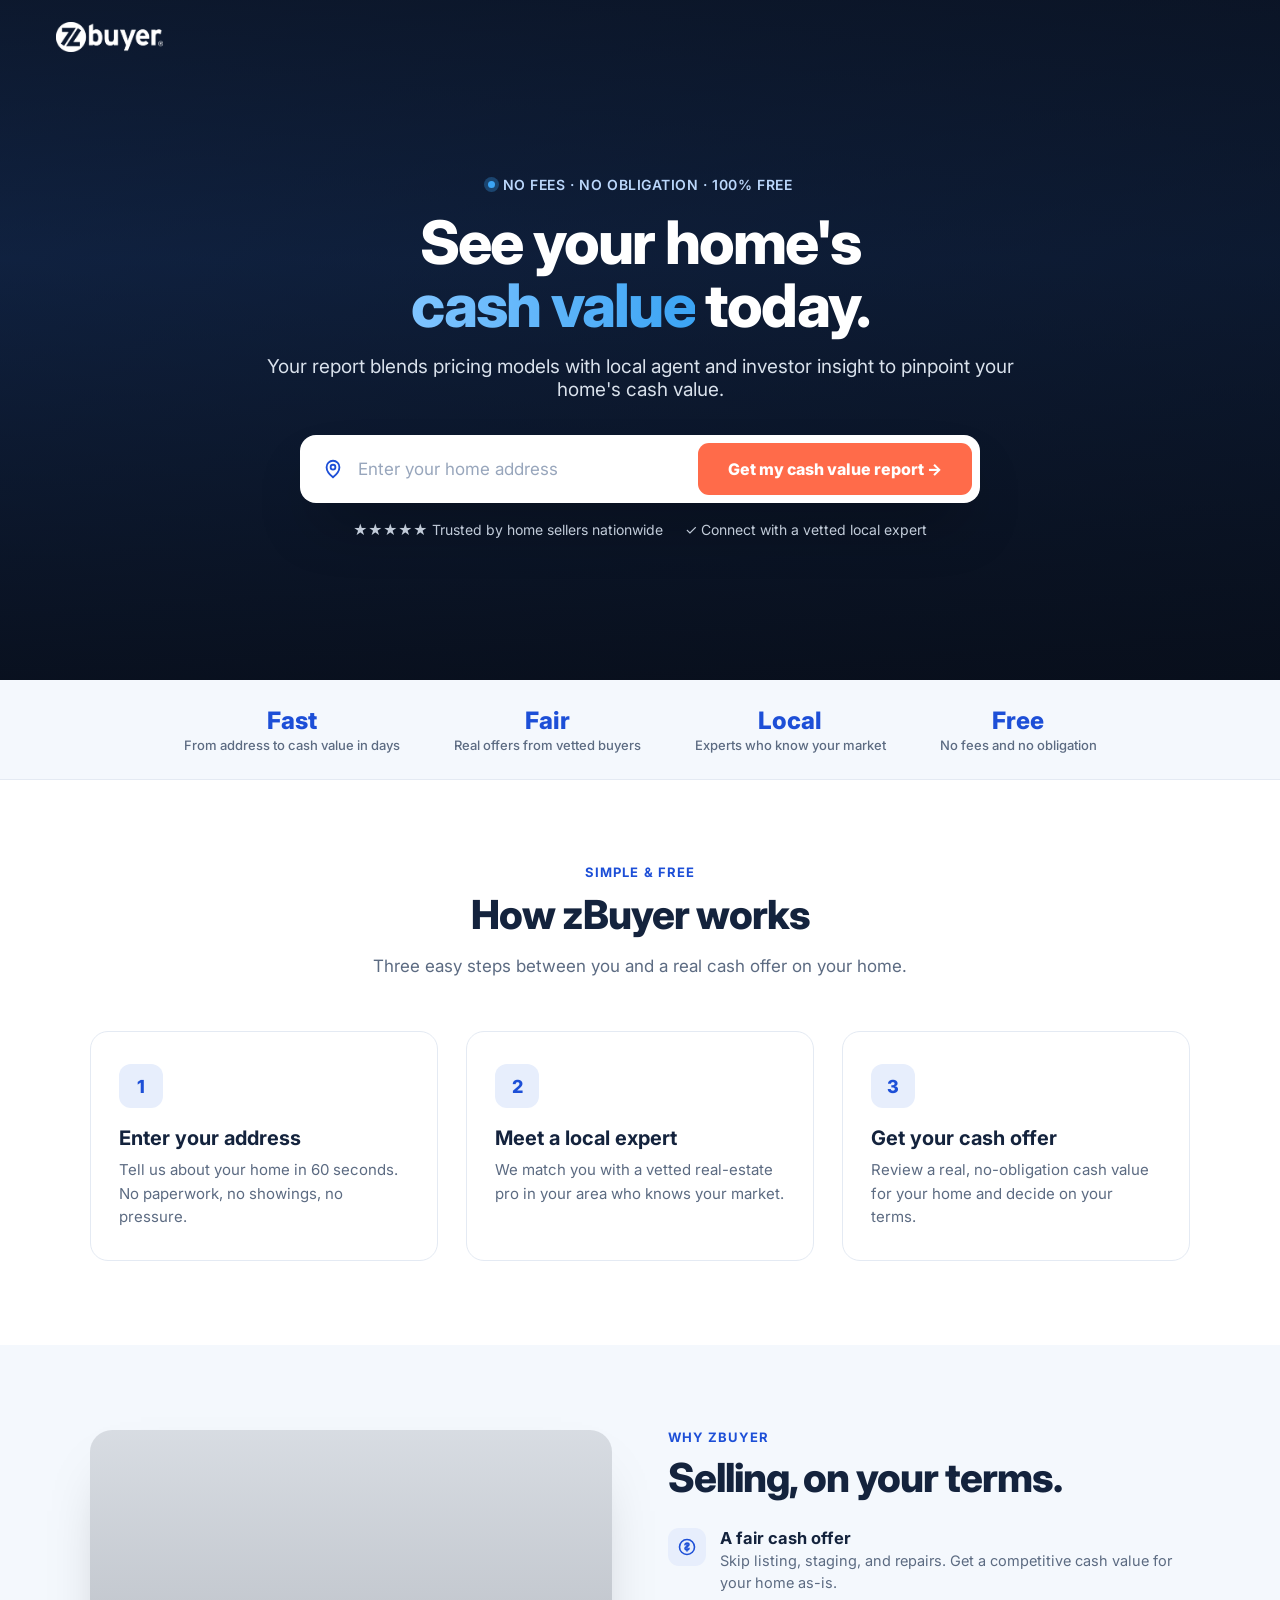
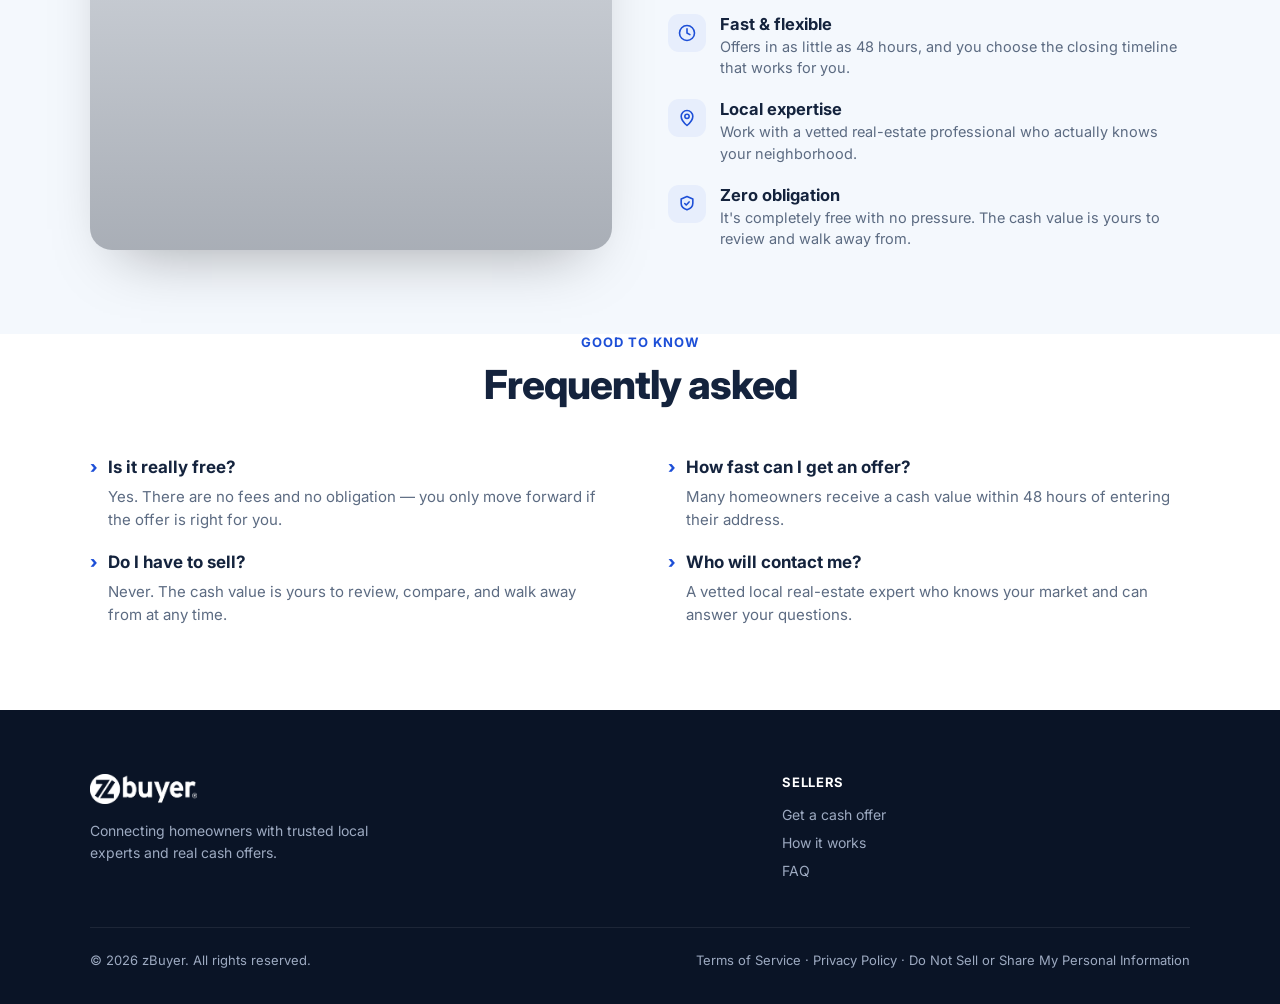
<file: index.html>
<!DOCTYPE html>
<html lang="en">
<head>
<meta charset="UTF-8">
<meta name="viewport" content="width=device-width, initial-scale=1.0">
<title>zBuyer | Get a Real Cash Offer for Your Home — Free Home Value Estimate</title>
<link rel="icon" type="image/png" href="assets/favicon-z.png">
<link rel="preconnect" href="https://fonts.googleapis.com">
<link href="https://fonts.googleapis.com/css2?family=Inter:wght@400;500;600;700;800;900&display=swap" rel="stylesheet">
<style>
  :root{
    --c1:#1D4FD7;--c1d:#1640A8;--navy:#0E1B33;--navy-dd:#0A1426;
    --acc:#3BA4F4;--cta:#FF6B4A;--cta-d:#F0572F;
    --ink:#14233D;--muted:#5C6B82;--line:#E4EAF3;--soft:#F4F8FD;--bg:#FFFFFF;
    --tint:#E7EEFC;--tintink:#1D4FD7;
  }
  *{margin:0;padding:0;box-sizing:border-box}
  html{scroll-behavior:smooth}
  body{font-family:'Inter',system-ui,-apple-system,'Segoe UI',sans-serif;color:var(--ink);background:var(--bg);-webkit-font-smoothing:antialiased}
  a{text-decoration:none;color:inherit}
  img{display:block}
  .wrap{max-width:1180px;margin:0 auto;padding:0 40px}

  nav{position:absolute;top:0;left:0;right:0;z-index:20;display:flex;align-items:center;justify-content:space-between;padding:22px 56px}
  .logo img{height:30px;width:auto;display:block}
  .navlinks{display:flex;align-items:center;gap:34px;font-weight:500;font-size:15px;color:#fff;position:absolute;left:50%;top:50%;transform:translate(-50%,-50%)}
  .navlinks a{opacity:.92}
  .nav-right{display:flex;align-items:center;gap:18px}
  .pro-link{display:flex;align-items:center;gap:8px;padding:10px 18px;border:1.5px solid rgba(255,255,255,.55);border-radius:999px;color:#fff;font-weight:600;font-size:14px}
  .signin{color:#fff;font-weight:600;font-size:15px}
  .hamburger{display:none;width:42px;height:42px;border-radius:11px;border:1.5px solid rgba(255,255,255,.5);color:#fff;align-items:center;justify-content:center;font-size:20px;cursor:pointer;user-select:none}
  .mnav{position:fixed;top:66px;left:16px;right:16px;z-index:30;flex-direction:column;background:#fff;border:1px solid var(--line);border-radius:14px;box-shadow:0 26px 54px -18px rgba(0,0,0,.5);padding:8px}
  .mnav[hidden]{display:none}
  .mnav:not([hidden]){display:flex}
  .mnav a{padding:14px 16px;font-size:16px;font-weight:600;color:var(--ink);border-radius:10px}
  .mnav a:active,.mnav a:hover{background:var(--tint)}

  /* No overflow:hidden — it clipped the address-autocomplete list where the
     hero meets the trust strip. The bg image is inset:0 so nothing escapes. */
  .hero{position:relative;min-height:680px;display:flex;align-items:center;justify-content:center;text-align:center}
  .hero .bgimg{position:absolute;inset:0;background:
      linear-gradient(180deg,rgba(10,18,33,.72),rgba(13,27,51,.45) 38%,rgba(8,14,26,.86)),
      url('https://images.unsplash.com/photo-1570129477492-45c003edd2be?auto=format&fit=crop&w=2000&q=80'),
      linear-gradient(135deg,#13294f,#0a1426);
      background-size:cover;background-position:center center}
  .hero-inner{position:relative;z-index:5;max-width:820px;padding:0 24px;margin-top:30px}
  .eyebrow{display:inline-flex;align-items:center;gap:8px;color:#BBD7FB;font-weight:600;font-size:14px;letter-spacing:.04em;text-transform:uppercase;margin-bottom:18px}
  .eyebrow .dot{width:7px;height:7px;border-radius:50%;background:var(--acc);box-shadow:0 0 0 4px rgba(59,164,244,.3)}
  h1{color:#fff;font-size:60px;line-height:1.05;font-weight:800;letter-spacing:-.03em}
  h1 span{background:linear-gradient(110deg,transparent 38%,rgba(255,255,255,.88) 50%,transparent 62%),linear-gradient(90deg,#7FC4FF,#3BA4F4);background-size:250% 100%,100% 100%;background-position:130% 0,0 0;background-repeat:no-repeat;-webkit-background-clip:text;background-clip:text;color:transparent;animation:cvshine 4s ease-in-out infinite}@keyframes cvshine{0%{background-position:130% 0,0 0}32%,100%{background-position:-45% 0,0 0}}@media (prefers-reduced-motion:reduce){h1 span{animation:none;background-position:-45% 0,0 0}}
  /* B2 title variant (?title=b2, via compare-title.html): a single lowercase
     line — "cash value home report" — uniform size, never wraps. */
  h1.h1-alt{font-size:64px;white-space:nowrap}
  /* B2 "home report": same shimmer inverted — blue streak over white text.
     The .3s delay hands the sweep off from "cash value" so it reads as one
     continuous pass across the line. */
  h1 .hr{background:linear-gradient(110deg,transparent 38%,rgba(59,164,244,.9) 50%,transparent 62%),linear-gradient(90deg,#fff,#fff);background-size:250% 100%,100% 100%;background-position:130% 0,0 0;background-repeat:no-repeat;-webkit-background-clip:text;background-clip:text;color:transparent;animation:cvshine 4s ease-in-out .3s infinite}
  @media (prefers-reduced-motion:reduce){h1 .hr{animation:none;background-position:-45% 0,0 0}}
  .sub{color:#E4ECF6;font-size:19px;margin-top:18px;font-weight:400;opacity:.95}
  .search{position:relative;margin:34px auto 0;max-width:680px;background:#fff;border-radius:16px;padding:8px 8px 8px 22px;display:flex;align-items:center;gap:14px;box-shadow:0 30px 60px -20px rgba(0,0,0,.45)}
  /* Post-selection address chip: street prominent, city/state/zip minimized
     (mirrors the suggestion-list layout). Click it to edit — the input
     returns with the full address text. */
  /* When the chip is shown, the box shrinks to fit it (address text +
     button) instead of holding the full 680px. fit-content + auto margins
     keep it centered; mobile keeps the stacked full-width layout. */
  .search.has-pick{width:-moz-fit-content;width:fit-content;min-width:430px}
  .search .picked{flex:1;min-width:0;text-align:left;cursor:text;padding:5px 26px 5px 0}
  .search .picked[hidden]{display:none}
  .search .picked .p-street{display:block;font-size:16.5px;font-weight:600;color:var(--ink);line-height:1.25;white-space:nowrap;overflow:hidden;text-overflow:ellipsis}
  .search .picked .p-sec{display:block;font-size:12.5px;color:var(--muted);margin-top:1px;line-height:1.2;white-space:nowrap;overflow:hidden;text-overflow:ellipsis}
  .search input.hidden-by-pick{display:none}
  /* ?zsv=1: Street View preview inside the search card, above the box —
     wide/short frame (640x200 + tight fov) so the CTA stays near the fold */
  /* flex-basis must be auto: a % basis overrides the width property, so the
     +14px bleed never applied and the frame sat 8px left / 22px right.
     width:0 + %-min-width keeps the photo out of the card's fit-content math
     (intrinsic sizing ignores % min-widths) — the chip + button alone set the
     chipped card's width and the photo just spans whatever that is; a fixed
     height (cover-cropped) shows more house without widening anything. */
  .search .sv-img{flex:0 0 auto;width:0;min-width:calc(100% + 14px);height:230px;margin-left:-14px;display:block;border-radius:12px;object-fit:cover;margin-bottom:8px}
  /* display:block above beats the browser's [hidden] rule — without this the
     photo never hides and its 100%-basis row shoves the input out of the card */
  .search .sv-img[hidden]{display:none}
  .search.has-sv{flex-wrap:wrap}
  /* pin + input + clear share one positioned wrapper so the X (and the pin on
     mobile) anchor to the input row, not the card — immune to the sv photo */
  /* basis auto (not 0): with the sv photo shown the box flex-wraps, and a
     0-basis wrap gets glued onto the photo's line at 0px instead of wrapping */
  .search .addr-wrap{flex:1 1 auto;min-width:0;position:relative;display:flex;align-items:center;gap:14px}
  .search .addr-wrap input{padding-right:36px}
  .search .addr-clear{position:absolute;right:4px;top:50%;transform:translateY(-50%);width:30px;height:30px;display:flex;align-items:center;justify-content:center;border:none;background:none;padding:0;border-radius:50%;cursor:pointer;color:#98A6BC}
  .search .addr-clear:hover{color:#5B6B82}
  .search .addr-clear[hidden]{display:none}
  .search .addr-clear svg{display:block}
  .ac-list{position:absolute;top:calc(100% + 10px);left:0;right:0;z-index:40;list-style:none;background:#fff;border:1px solid var(--line);border-radius:14px;box-shadow:0 26px 54px -18px rgba(0,0,0,.45);overflow:hidden;text-align:left}
  .ac-list[hidden]{display:none}
  .ac-list li{display:flex;flex-direction:column;gap:2px;padding:12px 20px;cursor:pointer}
  .ac-list li:not(:last-child){border-bottom:1px solid var(--soft)}
  .ac-list li.active,.ac-list li:hover{background:var(--tint)}
  .ac-list .ac-street{font-size:15.5px;font-weight:600;color:var(--ink)}
  .ac-list .ac-sec{font-size:13px;color:var(--muted)}

  /* Legal rail. Desktop: a compact legal line rests at the fold's bottom
     edge — always visible + clickable, no scroll-down (the fold is exactly
     one viewport and .lm-below is hidden). Mobile: the card keeps its
     bottom-anchored feel and scrolling past it reveals .lm-below — the
     "Step x of 4" indicator in a soft container, then the legal links with
     room to breathe. Letter-of-the-law placement without parking "Do not
     sell" under the CTA in thumb territory. Wrappers are pointer-inert so
     click-off still reaches the backdrop (data-close). */
  .lead-modal{position:fixed;inset:0;z-index:200;display:block;overflow-y:auto;overscroll-behavior:contain;-webkit-overflow-scrolling:touch;scrollbar-width:none}
  .lead-modal::-webkit-scrollbar{display:none}
  .lead-modal[hidden]{display:none}
  .lm-backdrop{position:fixed;inset:0;background:rgba(8,14,26,.62);backdrop-filter:blur(4px)}
  .lm-fold{position:relative;min-height:100vh;min-height:100dvh;display:flex;align-items:center;justify-content:center;padding:20px 20px 56px;pointer-events:none}
  .lm-card{pointer-events:auto}
  /* One muted tone + one size for everything on the rail — links included —
     so nothing competes with the card. Underlines stay (findability). */
  .lm-peek{position:absolute;left:0;right:0;bottom:0;padding:15px 20px;text-align:center;font-size:12px;line-height:1.5;color:#8296B9;pointer-events:auto}
  .lm-peek a,.lm-legal a{color:inherit;font-weight:inherit;text-decoration:underline;text-underline-offset:2px;text-decoration-color:rgba(130,150,185,.6)}
  .lm-peek a:hover,.lm-legal a:hover{color:#AFC2E2}
  /* position:relative lifts the rail above the fixed backdrop (positioned
     elements paint over static content — the backdrop would cover it).
     display:none here — the reveal region is mobile-only (media query). */
  .lm-below{display:none;position:relative;min-height:46vh;flex-direction:column;align-items:center;text-align:center;padding:26px 16px 34px;pointer-events:none;color:#5D6F93;font-size:12px}
  .lm-progress{pointer-events:auto;display:flex;flex-direction:column;align-items:center;gap:11px;background:rgba(11,21,38,.5);border:1px solid rgba(93,111,147,.22);border-radius:14px;padding:14px 26px}
  .lm-prog-dots{display:flex;gap:7px}
  .lm-prog-dot{width:7px;height:7px;border-radius:50%;background:rgba(93,111,147,.32)}
  .lm-prog-dot.on{background:#5D6F93}
  /* Once revealed, the links read at full footer strength (#9FB2D4, the
     page-footer link tone) — only the peek/indicator stay whisper-quiet.
     Top-packed right under the step container (no auto-centering gap). */
  .lm-legal{pointer-events:auto;margin:24px 0 0;display:flex;flex-direction:column;align-items:center;gap:28px;padding:0 0 34px;color:#9FB2D4}
  .lm-legal a{text-decoration-color:rgba(159,178,212,.6)}
  .lm-card{position:relative;width:100%;max-width:440px;background:#fff;border-radius:20px;padding:30px 30px 24px;box-shadow:0 40px 90px -20px rgba(0,0,0,.55);animation:lmIn .22s ease}
  @keyframes lmIn{from{opacity:0;transform:translateY(12px) scale(.98)}to{opacity:1;transform:none}}
  @media (prefers-reduced-motion:reduce){.lm-card{animation:none}}
  .lm-card:focus{outline:none}
  .lm-x{position:absolute;top:13px;right:15px;border:none;background:none;font-size:26px;line-height:1;color:#9aa7bd;cursor:pointer}
  .lm-card h3{font-size:23px;font-weight:800;color:var(--ink);margin-top:2px;letter-spacing:-.02em}
  .lm-sub{font-size:14.5px;color:var(--muted);margin-top:7px;line-height:1.45}
  .lm-screen[hidden]{display:none}
  .lm-back{border:none;background:none;color:var(--muted);font-family:inherit;font-size:14px;font-weight:600;cursor:pointer;padding:0;margin-bottom:8px}
  .lm-form{margin-top:20px;display:flex;flex-direction:column;gap:12px}
  .lm-form input,.lm-final input{width:100%;font-family:inherit;font-size:16px;color:var(--ink);padding:14px 16px;border:1.5px solid var(--line);border-radius:12px;outline:none;background:#fff}
  .lm-form input:focus,.lm-final input:focus{border-color:var(--c1)}
  .lm-form input::placeholder,.lm-final input::placeholder{color:#98A6BC}
  .lm-form input.invalid,.lm-final input.invalid{border-color:#D8442B;background:#FEF6F4}
  .lm-intent{display:flex;flex-direction:column;gap:8px;background:var(--soft);border:1px solid var(--line);border-radius:12px;padding:11px 14px 13px}
  .lm-intent-label{font-size:14.5px;font-weight:800;color:var(--muted);letter-spacing:-.01em;text-align:center}
  .lm-chips{display:flex;gap:6px}
  .lm-chip{flex:1;font-family:inherit;font-size:14.5px;font-weight:600;color:var(--muted);background:#fff;border:1.5px solid var(--line);border-radius:999px;padding:9px 0;cursor:pointer;text-align:center}
  .lm-chip-no{flex:0 0 auto;padding:9px 11px;font-weight:500;color:#9ba8bb}
  .lm-chip.sel{background:var(--tint);border-color:var(--c1);color:var(--c1)}
  .lm-chips.invalid .lm-chip:not(.lm-chip-no){border-color:#D8442B;background:#FEF6F4}
  /* Tune-your-report step: divider between question rows + repairs wedge slider */
  .lm-divider{border-top:1px solid var(--line);margin:4px 0 2px}
  .lm-questions .lm-intent{margin-top:16px;text-align:left}
  .lm-slider{padding:0 6px}
  .lm-wedge{position:relative;height:52px;margin-top:2px;touch-action:none}
  /* Inset by half the 16px dial width: a range thumb's center only travels
     [8px, width-8px], so the wedge ends must match or the wedge reads as
     extending past the slider's maximum. */
  /* trapezoid, not triangle: a ~7px baseline at the left end so the dial
     visibly rests ON the chart at the default stop */
  .lm-wedge .wedge{position:absolute;left:8px;right:8px;bottom:10px;height:32px;clip-path:polygon(0 100%,0 78%,100% 0,100% 100%);background:linear-gradient(90deg,#E4EAF3 0%,#E4EAF3 100%);border-radius:2px}
  /* The native range input is invisible (it handles touch/drag/keys); the
     dial is our own element — iOS Safari ignores custom thumb geometry,
     which left the dial short of the wedge tip and sunk below its peak.
     left is computed in lead-modal.js so the dial center tracks exactly
     [8px, width-8px] — the wedge ends; taller than the wedge everywhere. */
  .lm-wedge input{-webkit-appearance:none;appearance:none;position:absolute;inset:0;width:100%;height:100%;margin:0;padding:0;background:transparent;border:none;border-radius:0;outline:none;opacity:0;cursor:pointer;pointer-events:none}
  .lm-dial{position:absolute;top:4px;left:0;width:16px;height:44px;border-radius:9px;background:var(--c1);border:3px solid #fff;box-shadow:0 3px 12px rgba(20,35,61,.4);pointer-events:none}
  .lm-wedge input:focus-visible ~ .lm-dial{box-shadow:0 0 0 5px rgba(29,79,215,.28),0 3px 12px rgba(20,35,61,.4)}
  .lm-axis{display:flex;justify-content:space-between;color:#9ba8bb;font-size:11px;margin-top:7px;padding:0 22px}
  .lm-slider-icons{display:flex;justify-content:center;align-items:center;gap:6px;margin-top:5px;min-height:20px;color:var(--c1)}
  /* the LEFT axis text is live: hammer-blue "none" at rest, then the
     current level's label; at max it hides and the right edge lights up
     (bold + color, so the highlight survives colorblindness) */
  .lm-axis .on{color:var(--c1);font-weight:700}
  .lm-slider-icons.zero{color:#9ba8bb}
  .lm-slider-icons.zero svg{animation:lmTwinkle 1.8s ease-in-out infinite}
  @keyframes lmTwinkle{0%,100%{transform:scale(1);opacity:1}50%{transform:scale(1.14) rotate(8deg);opacity:.82}}
  .lm-final h3,.lm-final .lm-sub{text-align:center}
  .lm-gfx{display:flex;justify-content:center;margin:16px 0 4px}
  .lm-final input{text-align:center;margin-top:14px}
  .lm-final .lm-q{font-size:16.5px}
  .lm-note{font-size:12.5px;font-style:italic;color:var(--muted);text-align:center;margin-top:6px;line-height:1.4}
  .lm-final .lm-cta{display:block;width:100%;margin-top:18px}
  .lm-final .lm-disclosure{margin-top:12px;text-align:left}
  /* prefilled + centered can read as a static chip — the pencil says
     "editable"; it bows out once the field is focused */
  .lm-phone-wrap{position:relative;margin-top:14px}
  .lm-phone-wrap input{margin-top:0}
  .lm-phone-edit{position:absolute;right:14px;top:50%;transform:translateY(-50%);color:#98A6BC;pointer-events:none}
  .lm-phone-wrap:focus-within .lm-phone-edit{display:none}
  .lm-final .lm-nothanks{display:block;margin:12px auto 0}
  .lm-final .lm-err{margin-top:8px}
  .lm-nothanks{border:none;background:none;color:var(--muted);font-family:inherit;font-size:14px;cursor:pointer;padding:4px;align-self:center;text-decoration:underline}
  .lm-err{color:#D8442B;font-size:13.5px;font-weight:600;text-align:center}
  /* Validation "pop": shake the chip row, bounce the message in. */
  @keyframes lmShake{0%,100%{transform:translateY(0)}18%{transform:translateY(-6px)}36%{transform:translateY(4px)}54%{transform:translateY(-4px)}72%{transform:translateY(2px)}90%{transform:translateY(-1px)}}
  .lm-chips.shake{animation:lmShake .4s ease}
  @keyframes lmErrIn{0%{opacity:0;transform:translateY(4px) scale(.96)}60%{transform:translateY(-1px) scale(1.03)}100%{opacity:1;transform:none}}
  .lm-err.pop{animation:lmErrIn .28s ease-out;font-weight:700}
  @media (prefers-reduced-motion:reduce){.lm-chips.shake,.lm-err.pop,.lm-disclosure.lm-inline.shake{animation:none}}
  /* SomethingSpecial step: free-text + tap-to-add suggestion chips */
  .lm-textarea{width:100%;font-family:inherit;font-size:16px;color:var(--ink);padding:13px 15px;border:1.5px solid var(--line);border-radius:12px;outline:none;background:#fff;resize:none;margin-top:14px;text-align:left;line-height:1.45}
  .lm-textarea:focus{border-color:var(--c1)}
  .lm-textarea::placeholder{color:#98A6BC}
  /* two fixed rows that flow into columns and scroll horizontally —
     20 suggestions at the same height as the old five; right-edge fade
     hints there's more to scroll */
  .sp-chips{display:flex;flex-direction:column;gap:7px;overflow-x:auto;overflow-y:hidden;margin-top:11px;text-align:left;scrollbar-width:none;-webkit-overflow-scrolling:touch;-webkit-mask-image:linear-gradient(90deg,#000 90%,transparent);mask-image:linear-gradient(90deg,#000 90%,transparent)}
  .sp-chips::-webkit-scrollbar{display:none}
  .sp-chips{cursor:grab;user-select:none;-webkit-user-select:none}
  .sp-chips.dragging{cursor:grabbing}
  .sp-chips.dragging .sp-chip{cursor:grabbing}
  .sp-row{display:flex;gap:7px;width:max-content;padding-right:26px}
  .sp-chip{white-space:nowrap}
  .sp-chip{font-family:inherit;font-size:13px;font-weight:600;color:var(--muted);background:var(--soft);border:1.5px solid var(--line);border-radius:999px;padding:7px 13px;cursor:pointer}
  .sp-chip.sel{background:var(--tint);border-color:var(--c1);color:var(--c1)}
  /* Z-beat interstitial: a one-shot of the logo dance (walk in, rigid
     spin, lock into the Z) shown between steps — a branded "aligning"
     beat. Not used before the report; that exit navigates directly. */
  .lm-zbeat{display:flex;flex-direction:column;align-items:center;padding:36px 0 28px}
  .lm-zbeat[hidden]{display:none}
  /* Finale (after the SMS step): the full cycle — in, hold, back out —
     via 2 alternate iterations; covers the FinalizeLead round-trip. */
  .lm-zbeat.run-full .zb-pair{animation:zbSpin 1.6s linear 2 alternate both}
  .lm-zbeat.run-full .zb-w{animation:zbWalkW 1.6s linear 2 alternate both}
  .lm-zbeat.run-full .zb-b{animation:zbWalkB 1.6s linear 2 alternate both}
  .zb-pair{transform-origin:100px 100px;transform:rotate(395deg)}
  .zb-w{transform:translate(99px,-180px)}
  .zb-b{transform:translate(-99px,180px)}
  .lm-zbeat.run .zb-pair{animation:zbSpin 1.5s linear forwards}
  .lm-zbeat.run .zb-w{animation:zbWalkW 1.5s linear forwards}
  .lm-zbeat.run .zb-b{animation:zbWalkB 1.5s linear forwards}
  @keyframes zbSpin{0%{transform:rotate(395deg)}25%{transform:rotate(395deg);animation-timing-function:cubic-bezier(.42,.05,.35,1)}92%,100%{transform:rotate(0deg)}}
  @keyframes zbWalkW{0%{transform:translate(99px,-180px);animation-timing-function:cubic-bezier(.2,.6,.3,1)}40%,100%{transform:translate(0,0)}}
  @keyframes zbWalkB{0%{transform:translate(-99px,180px);animation-timing-function:cubic-bezier(.2,.6,.3,1)}40%,100%{transform:translate(0,0)}}
  @media (prefers-reduced-motion:reduce){.zb-pair,.zb-w,.zb-b{transform:none!important;animation:none!important}}
  .lm-err[hidden]{display:none}
  .lm-disclosure{background:var(--soft);border:1px solid var(--line);border-radius:12px;padding:13px 15px;display:flex;flex-direction:column;gap:8px}
  .lm-matched{font-size:11px;line-height:1.5;color:#7d8ca4}
  .lm-matched b{color:var(--muted);font-weight:700}
  .lm-consent{font-size:11px;line-height:1.5;color:#7d8ca4;margin:0}
  /* carrier boilerplate rides inside the contact paragraph in bold;
     recipient names read plain (unbolded 2026-07-27) */
  .lm-consent .lm-carrier{font-weight:700}
  .lm-matched .lm-names{font-weight:400;color:inherit}
  /* the agreement line lives OUTSIDE the box — centered between it and the CTA */
  .lm-agree{font-size:11.5px;line-height:1.5;color:#7d8ca4;text-align:center;margin:0}
  .lm-agree a{color:var(--c1);font-weight:600;text-decoration:underline}
  .lm-consent a{color:var(--c1);font-weight:600;text-decoration:underline}
  /* Inline-consent variant (?terms=inline / inline-maxsold): first-person
     terms with an oversized checkbox floated top-left — the text wraps
     around it. The whole box toggles the check (links exempt); checked
     darkens the box a touch; invalid gets the chip-row treatment. */
  .lm-disclosure.lm-inline{cursor:pointer;user-select:none;-webkit-user-select:none;transition:background .15s ease,border-color .15s ease;padding-top:11px}
  .lm-disclosure.lm-inline.checked{background:#EAF0F8;border-color:#D6DFEC}
  .lm-disclosure.lm-inline.invalid{border-color:#D8442B;background:#FEF6F4}
  .lm-disclosure.lm-inline.shake{animation:lmShake .4s ease}
  .lm-disclosure.lm-inline .lm-consent{line-height:1.35}
  /* Terms/Privacy repeat in the page footer — keep these findable
     (underline stays) but way quieter than the standard link blue. */
  .lm-disclosure.lm-inline .lm-consent a{color:#7d8ba1;font-weight:500}
  /* input.lm-check must out-rank the generic .lm-form input sizing */
  .lm-form input.lm-check{float:left;width:19px;height:19px;margin:3px 9px 2px 0;padding:0;border:none;border-radius:4px;background:none;accent-color:var(--c1);cursor:pointer}
/* ---- v2 consent architecture (default screens) ---- */
.lm-v2 .lm-v2-head{display:flex;align-items:center;justify-content:space-between;gap:8px;margin-bottom:2px}
.lm-v2 .lm-v2-q{font-size:13px;font-weight:700;color:var(--ink);text-align:left}
.lm-v2 .lm-v2-chip{flex:none;font-size:10px;font-weight:800;letter-spacing:.09em;color:#63718A;background:#fff;border:1px solid var(--line);border-radius:999px;padding:3px 9px;text-transform:uppercase}
.lm-v2 .lm-v2-row{display:block;cursor:pointer;user-select:none;-webkit-user-select:none}
.lm-v2 .lm-consent{display:block;line-height:1.4;text-align:left}
.lm-v2.checked{background:#EAF0F8;border-color:#D6DFEC}
  .lm-cta{margin-top:4px;background:var(--cta);color:#fff;border:none;font-family:inherit;font-weight:800;font-size:16.5px;padding:16px;border-radius:12px;cursor:pointer}
  .lm-cta:hover{background:var(--cta-d)}
  @media (max-width:560px){
    /* Mobile: no always-visible line (thumb territory stays clean) — the
       rail is the scroll-down reveal past the bottom-anchored card. */
    .lm-peek{display:none}
    .lm-below{display:flex}
    .lm-fold{padding:12px;align-items:flex-start}
    /* margin-top:auto bottom-anchors every step (thumb reach) but, unlike
       align-items:flex-end, collapses to 0 when the card is taller than
       the viewport so the top stays scrollable. */
    .lm-card{max-width:none;max-height:none;padding:18px 16px 16px;border-radius:18px;margin-top:auto}
    .lm-card h3{font-size:19px}
    .lm-sub{font-size:13.5px;margin-top:5px;line-height:1.4}
    .lm-form{margin-top:12px;gap:8px}
    .lm-form input,.lm-final input{padding:12px 14px}
    .lm-intent{padding:9px 10px 11px;gap:7px}
    .lm-chip{font-size:14px;padding:8px 0}
    .lm-chip-no{padding:8px 9px}
    .lm-disclosure{padding:10px 12px;gap:5px}
    .lm-matched,.lm-consent{font-size:10.5px;line-height:1.42}
    .lm-agree{font-size:11px}
    .lm-cta{padding:14px;font-size:16px}
    .lm-nothanks{padding:2px}
    .lm-back{margin-bottom:4px}
    .lm-gfx{margin:14px 0 2px}
  }
  .search input{flex:1;border:none;outline:none;font-size:17px;font-family:inherit;color:var(--ink);padding:16px 0}
  .search input::placeholder{color:#98A6BC}
  .search button{flex:none;background:var(--cta);color:#fff;border:none;font-family:inherit;font-weight:800;font-size:16px;padding:16px 30px;border-radius:11px;cursor:pointer}
  .reassure{margin-top:18px;color:#D7E2F1;font-size:14px;display:flex;gap:22px;justify-content:center}
  .reassure span{display:flex;align-items:center;gap:7px}
  .buystrip{position:relative;z-index:5;margin:26px auto 0;display:inline-flex;align-items:center;gap:10px;color:#fff;font-size:15px}
  .buystrip a{font-weight:700;border-bottom:2px solid var(--acc);padding-bottom:2px}

  .trust{display:flex;align-items:center;justify-content:center;gap:54px;padding:26px;background:var(--soft);border-bottom:1px solid var(--line);flex-wrap:wrap}
  .trust .item{display:flex;flex-direction:column;align-items:center;gap:2px}
  .trust .num{font-weight:800;font-size:24px;color:var(--c1)}
  .trust .lbl{font-size:13px;color:var(--muted);font-weight:500}

  .section{padding:84px 0}
  .kicker{color:var(--c1);font-weight:700;font-size:13px;letter-spacing:.08em;text-transform:uppercase;text-align:center}
  h2{text-align:center;font-size:40px;font-weight:800;letter-spacing:-.025em;margin-top:10px;color:var(--ink)}
  .lede{text-align:center;color:var(--muted);font-size:17px;max-width:600px;margin:14px auto 0;line-height:1.55}

  .steps{display:grid;grid-template-columns:repeat(3,1fr);gap:28px;margin-top:52px}
  .step{background:#fff;border:1px solid var(--line);border-radius:18px;padding:32px 28px}
  .step .n{width:44px;height:44px;border-radius:12px;background:var(--tint);color:var(--tintink);display:grid;place-items:center;font-weight:800;font-size:18px;margin-bottom:18px}
  .step h3{font-size:20px;font-weight:700;margin-bottom:8px;color:var(--ink)}
  .step p{color:var(--muted);font-size:15px;line-height:1.55}

  .why{background:var(--soft);}
  .why-grid{display:grid;grid-template-columns:1fr 1fr;gap:56px;align-items:center}
  .why-img{border-radius:22px;height:420px;background:
     linear-gradient(180deg,rgba(10,18,33,.12),rgba(10,18,33,.32)),
     url('https://images.unsplash.com/photo-1568605114967-8130f3a36994?auto=format&fit=crop&w=1400&q=80');
     background-size:cover;background-position:center;box-shadow:0 30px 60px -30px rgba(0,0,0,.35)}
  .why h2{text-align:left;margin-top:8px}
  .why .kicker{text-align:left}
  .blist{list-style:none;margin-top:26px;display:flex;flex-direction:column;gap:20px}
  .blist li{display:flex;gap:14px;align-items:flex-start}
  .blist .ic{flex:none;width:38px;height:38px;border-radius:11px;background:var(--tint);color:var(--tintink);display:grid;place-items:center;font-weight:800}
  .blist b{font-size:16.5px;color:var(--ink)}
  .blist p{color:var(--muted);font-size:14.5px;margin-top:2px;line-height:1.5}

  .dual{display:grid;grid-template-columns:1fr 1fr;gap:24px;margin-top:52px}
  .card{border-radius:22px;padding:40px;color:#fff;position:relative;overflow:hidden;min-height:220px;display:flex;flex-direction:column;justify-content:space-between}
  .card.sell{background:linear-gradient(135deg,#2A5BE0,#12348F)}
  .card.buy{background:linear-gradient(135deg,#22304A,#101A2E)}
  .card h3{font-size:26px;font-weight:800;letter-spacing:-.01em}
  .card p{opacity:.88;margin-top:8px;font-size:15px;max-width:320px}
  .card .go{margin-top:22px;display:inline-flex;align-items:center;gap:8px;font-weight:700;font-size:15px;color:#fff}
  .card.buy .go{color:var(--acc)}

  .tgrid{display:grid;grid-template-columns:repeat(3,1fr);gap:24px;margin-top:52px}
  .tcard{background:#fff;border:1px solid var(--line);border-radius:18px;padding:30px}
  .stars{color:#F5A623;font-size:15px;letter-spacing:2px}
  .tcard p{font-size:16px;line-height:1.55;margin:14px 0 18px}
  .who{display:flex;align-items:center;gap:12px}
  .who .av{width:42px;height:42px;border-radius:50%;background:var(--c1);color:#fff;display:grid;place-items:center;font-weight:800}
  .who b{font-size:14.5px;color:var(--ink)}
  .who span{display:block;color:var(--muted);font-size:13px}

  .pro{position:relative;overflow:hidden;background:linear-gradient(135deg,#16315c,#0a1426);color:#fff;border-radius:28px;margin:84px auto;max-width:1180px;display:grid;grid-template-columns:1.05fr .95fr;gap:48px;padding:60px}
  .pro .glow{position:absolute;width:420px;height:420px;border-radius:50%;background:radial-gradient(circle,rgba(59,164,244,.28),transparent 70%);top:-140px;right:-60px;pointer-events:none}
  .pro-eyebrow{display:inline-flex;align-items:center;gap:8px;color:#7FC4FF;font-weight:700;font-size:12.5px;letter-spacing:.09em;text-transform:uppercase}
  .pro-eyebrow .d{width:7px;height:7px;border-radius:50%;background:var(--acc)}
  .pro h3{font-size:34px;font-weight:800;letter-spacing:-.025em;margin-top:12px;line-height:1.1}
  .pro .psub{color:#AEBCD2;margin-top:12px;font-size:15.5px;line-height:1.55;max-width:450px}
  .pro .feats{display:grid;grid-template-columns:1fr 1fr;gap:18px 26px;margin-top:28px}
  .pro .pf{display:flex;gap:12px;align-items:flex-start}
  .pro .pf .ic{flex:none;width:36px;height:36px;border-radius:10px;background:rgba(59,164,244,.16);display:grid;place-items:center}
  .pro .pf b{font-size:14.5px;display:block}
  .pro .pf span{color:#9DAAC1;font-size:12.5px;line-height:1.45;display:block;margin-top:2px}
  .pro .cta-row{display:flex;gap:14px;margin-top:32px;flex-wrap:wrap}
  .pro .cta{background:var(--cta);color:#fff;padding:15px 26px;border-radius:12px;font-weight:800}
  .pro .ghost{padding:15px 24px;border-radius:12px;font-weight:700;border:1.5px solid rgba(255,255,255,.4);color:#fff}
  .pro .visual{position:relative;display:flex;flex-direction:column;justify-content:center;gap:14px}
  .leadcard{background:rgba(255,255,255,.07);border:1px solid rgba(255,255,255,.15);border-radius:16px;padding:16px 18px;backdrop-filter:blur(10px);display:flex;align-items:flex-start;gap:14px}
  .leadcard.featured{background:rgba(255,255,255,.12);border-color:rgba(127,196,255,.4)}
  .leadcard .pin{flex:none;width:42px;height:42px;border-radius:11px;background:linear-gradient(135deg,#2A5BE0,#12348F);display:grid;place-items:center}
  .leadcard .lc-body{flex:1}
  .leadcard .lc-top{display:flex;justify-content:space-between;align-items:center}
  .leadcard .lc-top b{font-size:14.5px}
  .leadcard .lc-top .t{color:#8FA0B8;font-size:12px}
  .leadcard .addr{color:#AEBCD2;font-size:13px;margin-top:2px}
  .leadcard .tag{display:inline-block;margin-top:9px;font-size:11px;font-weight:700;color:#7FC4FF;background:rgba(59,164,244,.16);padding:3px 9px;border-radius:999px}

  .faqgrid{display:grid;grid-template-columns:1fr 1fr;gap:20px 56px;margin-top:48px}
  .faq h4{font-size:17px;font-weight:700;display:flex;gap:10px;align-items:center;color:var(--ink)}
  .faq h4::before{content:"›";color:var(--c1);font-weight:800}
  .faq p{color:var(--muted);font-size:15px;margin-top:8px;line-height:1.55;padding-left:18px}

  footer{background:var(--navy-dd);color:#9DAAC1;padding:64px 0 36px}
  .fgrid{display:grid;grid-template-columns:1.6fr 1fr;gap:40px}
  .flogo{height:28px;width:auto}
  .flogo{height:30px;width:auto}
  footer .blurb{margin-top:16px;font-size:14px;line-height:1.6;max-width:300px}
  footer h5{color:#fff;font-size:13px;font-weight:700;letter-spacing:.05em;text-transform:uppercase;margin-bottom:16px}
  footer ul{list-style:none;display:flex;flex-direction:column;gap:11px;font-size:14px}
  .fbottom{border-top:1px solid rgba(255,255,255,.08);margin-top:48px;padding-top:24px;display:flex;justify-content:space-between;font-size:13px;flex-wrap:wrap;gap:10px}

  @media (max-width:768px){
    .wrap{padding:0 22px}
    nav{padding:16px 22px}
    .navlinks,.nav-right{display:none}
    .hamburger{display:flex}
    .hero{min-height:600px}
    .hero-inner{margin-top:60px;padding:0 18px}
    h1{font-size:clamp(42px,11vw,50px)}
    /* alt lockup: fill the available width edge to edge — sized so the
       nowrap line spans (100vw - hero padding) at any phone width */
    h1.h1-alt{font-size:calc(8.4vw - 4px)}
    .sub{font-size:16.5px;margin-top:14px}
    .search{flex-direction:column;align-items:stretch;gap:10px;padding:14px;border-radius:18px}
    .search .pin{display:block;position:absolute;top:50%;left:16px;transform:translateY(-50%);width:22px;height:22px;z-index:2}
    .search input{border:1.5px solid var(--line);border-radius:11px;background:var(--soft);padding:15px 16px 15px 48px;font-size:16px;text-align:left}
    .search .addr-wrap input{padding-right:44px}
    .search .addr-clear{right:10px}
    /* chip mirrors the input's mobile footprint (incl. room for the pin) */
    .search .picked{border:1.5px solid var(--line);border-radius:11px;background:var(--soft);padding:9px 16px 9px 48px}
    .search input::placeholder{color:#8597AE}
    .search button{width:100%;padding:16px;font-size:16px}
    .search.has-pick{width:auto;min-width:0}
    .search .sv-img{width:100%;min-width:0;margin-left:0;height:190px}
    .reassure{flex-direction:column;gap:8px;margin-top:16px}
    .buystrip{flex-direction:column;gap:4px;text-align:center}
    .trust{gap:20px 36px;padding:24px}
    .trust .num{font-size:20px}
    .section{padding:54px 0}
    h2{font-size:30px}
    .lede{font-size:15.5px}
    .steps,.dual,.tgrid,.faqgrid{grid-template-columns:1fr;gap:16px;margin-top:32px}
    .why-grid{grid-template-columns:1fr;gap:28px}
    .why-img{height:240px;order:-1}
    .why h2{font-size:30px}
    .card{padding:30px;min-height:0}
    .pro{grid-template-columns:1fr;padding:36px 24px;margin:54px auto;gap:30px}
    .pro h3{font-size:27px}
    .pro .feats{grid-template-columns:1fr}
    .pro .cta-row{flex-direction:column}
    .pro .cta,.pro .ghost{text-align:center}
    .faqgrid{gap:22px}
    .fgrid{grid-template-columns:1fr 1fr;gap:30px}
    .fbottom{flex-direction:column;gap:8px}
  }
</style>
<meta name="description" content="See your home's cash value and get a real, no-obligation cash offer from a trusted local expert. Sell your house fast and as-is with no fees. Free home valuation in minutes.">
<meta name="robots" content="noindex">
<meta name="author" content="zBuyer">
<meta name="theme-color" content="#0E1B33">
<meta property="og:type" content="website">
<meta property="og:site_name" content="zBuyer">
<meta property="og:title" content="zBuyer | Get a Real Cash Offer for Your Home — Free Home Value Estimate">
<meta property="og:description" content="See your home's cash value and get a real, no-obligation cash offer from a trusted local expert. Sell your house fast and as-is with no fees. Free home valuation in minutes.">
<meta name="twitter:card" content="summary_large_image">
<meta name="twitter:title" content="zBuyer | Get a Real Cash Offer for Your Home — Free Home Value Estimate">
<meta name="twitter:description" content="See your home's cash value and get a real, no-obligation cash offer from a trusted local expert. Sell your house fast and as-is with no fees. Free home valuation in minutes.">
</head>
<body>
  <nav>
    <a class="logo" href="index.html"><img src="assets/logo-blue-dark.png" alt="zBuyer"></a>
  </nav>

  <header class="hero">
    <div class="bgimg"></div>
    <div class="hero-inner">
      <div class="eyebrow"><span class="dot"></span>No fees · No obligation · 100% free</div>
      <h1>See your home's<br><span>cash value</span> today.</h1>
      <p class="sub">Your report blends pricing models with local agent and investor insight to pinpoint your home's cash value.</p>
      <form class="search" onsubmit="return false">
        <div class="addr-wrap">
          <svg class="pin" width="22" height="22" viewBox="0 0 24 24" fill="none"><path d="M12 21s7-5.6 7-11a7 7 0 1 0-14 0c0 5.4 7 11 7 11Z" stroke="#1D4FD7" stroke-width="2"/><circle cx="12" cy="10" r="2.6" stroke="#1D4FD7" stroke-width="2"/></svg>
          <input id="addr" placeholder="Enter your home address" autocomplete="off" role="combobox" aria-autocomplete="list" aria-expanded="false" aria-controls="addr-suggestions">
          <button type="button" class="addr-clear" id="addrClear" hidden aria-label="Clear address"><svg width="22" height="22" viewBox="0 0 24 24" fill="none"><circle cx="12" cy="12" r="9" stroke="currentColor" stroke-width="1.8"/><path d="M9.2 9.2l5.6 5.6M14.8 9.2l-5.6 5.6" stroke="currentColor" stroke-width="1.8" stroke-linecap="round"/></svg></button>
        </div>
        <button>Get my cash value report &rarr;</button>
        <ul id="addr-suggestions" class="ac-list" role="listbox" hidden></ul>
      </form>
      <div class="reassure"><span>★★★★★ Trusted by home sellers nationwide</span><span>✓ Connect with a vetted local expert</span></div>
    </div>
  </header>

  <div class="trust">
    <div class="item"><div class="num">Fast</div><div class="lbl">From address to cash value in days</div></div>
    <div class="item"><div class="num">Fair</div><div class="lbl">Real offers from vetted buyers</div></div>
    <div class="item"><div class="num">Local</div><div class="lbl">Experts who know your market</div></div>
    <div class="item"><div class="num">Free</div><div class="lbl">No fees and no obligation</div></div>
  </div>

  <section class="section"><div class="wrap">
    <div class="kicker">Simple &amp; free</div>
    <h2>How zBuyer works</h2>
    <p class="lede">Three easy steps between you and a real cash offer on your home.</p>
    <div class="steps">
      <div class="step"><div class="n">1</div><h3>Enter your address</h3><p>Tell us about your home in 60 seconds. No paperwork, no showings, no pressure.</p></div>
      <div class="step"><div class="n">2</div><h3>Meet a local expert</h3><p>We match you with a vetted real-estate pro in your area who knows your market.</p></div>
      <div class="step"><div class="n">3</div><h3>Get your cash offer</h3><p>Review a real, no-obligation cash value for your home and decide on your terms.</p></div>
    </div>
  </div></section>

  <section class="section why"><div class="wrap">
    <div class="why-grid">
      <div class="why-img"></div>
      <div>
        <div class="kicker">Why zBuyer</div>
        <h2>Selling, on your terms.</h2>
        <ul class="blist">
          <li><span class="ic"><svg width="20" height="20" viewBox="0 0 24 24" fill="none" stroke="currentColor" stroke-width="1.9" stroke-linecap="round" stroke-linejoin="round"><circle cx="12" cy="12" r="9"/><path d="M12 7.2v9.6M9.6 9.4c0-1.4 1.1-2.1 2.4-2.1s2.4.8 2.4 2c0 2.6-4.8 1.6-4.8 4.2 0 1.2 1.1 2 2.4 2s2.4-.7 2.4-2"/></svg></span><div><b>A fair cash offer</b><p>Skip listing, staging, and repairs. Get a competitive cash value for your home as-is.</p></div></li>
          <li><span class="ic"><svg width="20" height="20" viewBox="0 0 24 24" fill="none" stroke="currentColor" stroke-width="1.9" stroke-linecap="round" stroke-linejoin="round"><circle cx="12" cy="12" r="9"/><path d="M12 7v5l3.5 2"/></svg></span><div><b>Fast &amp; flexible</b><p>Offers in as little as 48 hours, and you choose the closing timeline that works for you.</p></div></li>
          <li><span class="ic"><svg width="20" height="20" viewBox="0 0 24 24" fill="none" stroke="currentColor" stroke-width="1.9" stroke-linecap="round" stroke-linejoin="round"><path d="M12 21s7-5.6 7-11a7 7 0 1 0-14 0c0 5.4 7 11 7 11Z"/><circle cx="12" cy="10" r="2.6"/></svg></span><div><b>Local expertise</b><p>Work with a vetted real-estate professional who actually knows your neighborhood.</p></div></li>
          <li><span class="ic"><svg width="20" height="20" viewBox="0 0 24 24" fill="none" stroke="currentColor" stroke-width="1.9" stroke-linecap="round" stroke-linejoin="round"><path d="M12 3 5 6v5c0 4 3 6.6 7 8 4-1.4 7-4 7-8V6l-7-3Z"/><path d="m9.3 11.4 1.8 1.8 3.4-3.7"/></svg></span><div><b>Zero obligation</b><p>It's completely free with no pressure. The cash value is yours to review and walk away from.</p></div></li>
        </ul>
      </div>
    </div>
  </div></section>

  <section class="section" style="padding-top:0"><div class="wrap">
    <div class="kicker">Good to know</div>
    <h2>Frequently asked</h2>
    <div class="faqgrid">
      <div class="faq"><h4>Is it really free?</h4><p>Yes. There are no fees and no obligation — you only move forward if the offer is right for you.</p></div>
      <div class="faq"><h4>How fast can I get an offer?</h4><p>Many homeowners receive a cash value within 48 hours of entering their address.</p></div>
      <div class="faq"><h4>Do I have to sell?</h4><p>Never. The cash value is yours to review, compare, and walk away from at any time.</p></div>
      <div class="faq"><h4>Who will contact me?</h4><p>A vetted local real-estate expert who knows your market and can answer your questions.</p></div>
    </div>
  </div></section>

  <footer><div class="wrap">
    <div class="fgrid">
      <div>
        <a href="index.html"><img class="flogo" src="assets/logo-blue-dark.png" alt="zBuyer"></a>
        <p class="blurb">Connecting homeowners with trusted local experts and real cash offers.</p>
      </div>
      <div><h5>Sellers</h5><ul><li><a>Get a cash offer</a></li><li><a>How it works</a></li><li><a>FAQ</a></li></ul></div>
          </div>
    <div class="fbottom"><span>© 2026 zBuyer. All rights reserved.</span><span><a href="terms.html">Terms of Service</a> · <a href="privacy.html">Privacy Policy</a> · <a href="do-not-sell.html">Do Not Sell or Share My Personal Information</a></span></div>
  </div></footer>

  <div class="lead-modal" id="leadModal" hidden>
    <div class="lm-backdrop" data-close></div>
    <div class="lm-fold">
    <div class="lm-card" role="dialog" aria-modal="true" aria-labelledby="lm-title" tabindex="-1">
      <button class="lm-x" type="button" data-close aria-label="Close">&times;</button>

      <div class="lm-screen" data-screen="contact">
        <h3 id="lm-title">Request Cash Value Estimate</h3>
        <p class="lm-sub">We combine automated valuation models with local expert knowledge to estimate your home&rsquo;s cash value.</p>
        <!-- TrustedForm tagged consent: the form is the OFFER; inputs, the
             consent language, waiver spans, advertiser names, and the submit
             button carry data-tf-element-role tags so the cert certifies
             exactly what was shown and agreed to. -->
        <form class="lm-form" id="leadForm" novalidate data-tf-element-role="offer">
          <input name="name" type="text" placeholder="Full name" autocomplete="name" data-tf-element-role="consent-grantor-name">
          <input name="phone" id="leadPhone" type="tel" inputmode="tel" placeholder="Phone number" autocomplete="tel" data-tf-element-role="consent-grantor-phone">
          <input name="email" type="email" placeholder="Email address" autocomplete="email" data-tf-element-role="consent-grantor-email">
          <p class="lm-err" id="leadErr" hidden></p>
          <div class="lm-disclosure lm-inline" id="v2Consent" data-tf-element-role="consent-language">
            <!-- Minimum consent (zbuyer.ai spec 2026-08-24): the original
                 inline checkbox with "zBuyer and" deleted — the member alone
                 is named; zBuyer's own SMS consent lives on the text step.
                 Required: Continue needs the check (shake + error
                 otherwise). Placeholder pending legal. -->
            <p class="lm-consent"><input type="checkbox" class="lm-check" id="expertOpt" data-tf-element-role="consent-opt-in" aria-label="I agree that the matched local expert may contact me as described">By checking this box, I agree to receive <span data-tf-element-role="contact-method">calls, texts, and emails</span> from <span data-tf-element-role="consent-advertiser-name" id="consAdvertiser"><b class="lm-cons-pros">Jason Dalbey (BHHS The Preferred Realty)</b></span>, including marketing and AI-generated messages about my property at the number I provided. <span data-tf-element-role="consent-grantor-waived-regulated-technologies">These may use an autodialer or an artificial, prerecorded, or AI-generated voice</span>, <span data-tf-element-role="consent-grantor-waived-dnc">even if my number is on a Do Not Call list</span>. This is my express written consent, and <span data-tf-element-role="consent-grantor-waived-purchase-condition">I understand consent is not a condition of purchase.</span> <span class="lm-carrier">Msg frequency varies. Msg &amp; data rates may apply.</span></p>
          </div>
          <p class="lm-agree" data-tf-element-role="consent-language">By clicking Continue, you agree to the <a href="terms.html" target="_blank" rel="noopener">Terms</a> and <a href="privacy.html" target="_blank" rel="noopener">Privacy Policy</a>.</p>
          <button type="submit" class="lm-cta" data-tf-element-role="submit">Continue &rarr;</button>
        </form>
      </div>

      <div class="lm-screen lm-final lm-questions" data-screen="questions" hidden>
        <h3>Tune your cash value</h3>
        <p class="lm-sub">Your answers shape what your report highlights.</p>
        <div class="lm-intent">
          <span class="lm-intent-label" id="intentLabel">Open to selling?</span>
          <div class="lm-chips" id="intentChips" role="radiogroup" aria-labelledby="intentLabel">
            <button type="button" class="lm-chip" role="radio" aria-checked="false" data-val="now">Now</button>
            <button type="button" class="lm-chip" role="radio" aria-checked="false" data-val="soon">Soon</button>
            <button type="button" class="lm-chip" role="radio" aria-checked="false" data-val="eventually">Eventually</button>
            <button type="button" class="lm-chip lm-chip-no" role="radio" aria-checked="false" data-val="no">No</button>
          </div>
          <div class="lm-divider"></div>
          <span class="lm-intent-label" id="focusLabel">What should your report focus on?</span>
          <div class="lm-chips" id="focusChips" role="radiogroup" aria-labelledby="focusLabel">
            <button type="button" class="lm-chip" role="radio" aria-checked="false">Fast cash</button>
            <button type="button" class="lm-chip sel" role="radio" aria-checked="true">Both</button>
            <button type="button" class="lm-chip" role="radio" aria-checked="false">Top price</button>
          </div>
          <div class="lm-divider"></div>
          <span class="lm-intent-label">Any repairs needed?</span>
          <div class="lm-slider">
            <div class="lm-wedge">
              <div class="wedge" id="repairsWedge"></div>
              <input type="range" id="repairsSlider" min="0" max="20" step="1" value="0" aria-label="How many repairs does the home need?">
              <div class="lm-dial" id="repairsDial"></div>
            </div>
            <div class="lm-axis"><span class="on" id="repairsLo">none</span><span id="repairsHi">a full remodel</span></div>
            <div class="lm-slider-icons zero" id="repairsVal"><svg viewBox="0 0 24 24" width="22" height="22" aria-hidden="true"><path fill="#F5A623" d="M12 2.5l2.2 6.7L21 11.4l-6.8 2.2L12 20.3l-2.2-6.7L3 11.4l6.8-2.2z"/><path fill="#FFC957" d="M19.2 2l.8 2.3 2.3.8-2.3.8-.8 2.3-.8-2.3-2.3-.8 2.3-.8z"/><path fill="#FFD98A" d="M5.6 16.8l.6 1.7 1.7.6-1.7.6-.6 1.7-.6-1.7-1.7-.6 1.7-.6z"/></svg></div>
          </div>
        </div>
        <p class="lm-err" id="qErr" hidden></p>
        <button type="button" class="lm-cta" id="qContinue">Continue &rarr;</button>
      </div>

      <div class="lm-screen lm-zbeat" data-screen="zbeat" hidden>
        <svg viewBox="0 0 200 200" width="150" height="150" aria-hidden="true">
          <defs>
            <radialGradient id="zbStage" cx="50%" cy="44%" r="68%">
              <stop offset="0%" stop-color="#172A4E"/><stop offset="100%" stop-color="#0E1B33"/>
            </radialGradient>
            <clipPath id="zbClip"><circle cx="100" cy="100" r="96"/></clipPath>
          </defs>
          <circle cx="100" cy="100" r="96" fill="url(#zbStage)"/>
          <g clip-path="url(#zbClip)">
            <g class="zb-pair">
              <g class="zb-piece zb-w"><polygon fill="#FFFFFF" points="40,42 128,42 64,158 39,158 95,68 40,68"/></g>
              <g class="zb-piece zb-b"><polygon fill="#3BA4F4" points="160,158 72,158 136,42 161,42 105,132 160,132"/></g>
            </g>
          </g>
        </svg>
      </div>

      <!-- second TrustedForm OFFER: the SMS opt-in is its own consent moment -->
      <div class="lm-screen lm-final" data-screen="textreport" hidden data-tf-element-role="offer">
        <h3>Access your report anytime</h3>
        <div class="lm-gfx"><svg width="170" height="118" viewBox="0 0 170 118" fill="none" aria-hidden="true"><circle cx="85" cy="59" r="46" fill="#E7EEFC"/><circle cx="85" cy="59" r="28" fill="#FFFFFF" stroke="#14233D" stroke-width="5"/><path d="M85 59V44" stroke="#1D4FD7" stroke-width="4" stroke-linecap="round"/><path d="M85 59l10 7" stroke="#3BA4F4" stroke-width="4" stroke-linecap="round"/><circle cx="85" cy="59" r="3.2" fill="#14233D"/><path d="M119 36a42 42 0 0 1 8 23" stroke="#3BA4F4" stroke-width="2.4" stroke-linecap="round" fill="none"/><path d="M123 55l4 6 5-6" stroke="#3BA4F4" stroke-width="2.4" stroke-linecap="round" stroke-linejoin="round" fill="none"/><path d="M27 34v12M21 40h12" stroke="#3BA4F4" stroke-width="2.4" stroke-linecap="round"/><path d="M150 78v10M145 83h10" stroke="#C7DFFB" stroke-width="2.4" stroke-linecap="round"/><circle cx="38" cy="86" r="3.4" fill="#CDE3FB"/><circle cx="52" cy="18" r="2.8" fill="#C7DFFB"/></svg></div>
        <p class="lm-sub lm-q">Check anytime. We&rsquo;ll text the link.</p>
        <div class="lm-phone-wrap">
          <input id="textPhone" type="tel" inputmode="tel" placeholder="Phone number" autocomplete="tel" aria-label="Mobile number" data-tf-element-role="consent-grantor-phone">
          <svg class="lm-phone-edit" width="15" height="15" viewBox="0 0 24 24" fill="none" aria-hidden="true"><path d="M4 20h4L18.5 9.5a2.1 2.1 0 0 0-3-3L5 17v3z" stroke="currentColor" stroke-width="2" stroke-linejoin="round"/><path d="M13.5 6.5l3 3" stroke="currentColor" stroke-width="2"/></svg>
        </div>
        <p class="lm-err" id="textErr" hidden></p>
        <div class="lm-disclosure" data-tf-element-role="consent-language">
          <p class="lm-consent">By clicking &ldquo;Send my Report,&rdquo; you agree to receive <span data-tf-element-role="contact-method">automated texts</span> from <span data-tf-element-role="consent-advertiser-name">zBuyer</span> with your report link, including marketing and AI-generated messages, at the number above. Msg frequency varies. Msg &amp; data rates may apply. Reply HELP for help or STOP to cancel. <b>Your mobile number and opt-in data are never sold or shared with third parties or affiliates for marketing.</b> <a href="terms.html" target="_blank" rel="noopener">Terms</a> &middot; <a href="privacy.html" target="_blank" rel="noopener">Privacy Policy</a></p>
        </div>
        <button type="button" class="lm-cta" id="textReport" data-tf-element-role="submit">Send my Report &rarr;</button>
        <button type="button" class="lm-nothanks" id="noText">No thanks, don&rsquo;t send my report</button>
      </div>

      <div class="lm-screen lm-final" data-screen="allset" hidden>
        <button type="button" class="lm-back" data-back>&larr; Back</button>
        <h3>You&rsquo;re all set!</h3>
        <div class="lm-gfx">
          <svg width="170" height="118" viewBox="0 0 170 118" fill="none" aria-hidden="true">
            <circle cx="85" cy="59" r="46" fill="#E7EEFC"/>
            <!-- fingers wrapping the phone's left edge from behind -->
            <rect x="60" y="41" width="13" height="9" rx="4.5" fill="#F0BE96"/>
            <rect x="60" y="52" width="13" height="9" rx="4.5" fill="#F0BE96"/>
            <rect x="60" y="63" width="13" height="9" rx="4.5" fill="#F0BE96"/>
            <!-- palm/wrist cradling the bottom -->
            <path d="M79 74h23c3.5 0 6 2.5 6 6v6c0 5-4 9-9 9h-13c-4 0-7-3-7-7V74z" fill="#F5C9A2"/>
            <!-- phone -->
            <rect x="68" y="22" width="36" height="62" rx="7" fill="#14233D"/>
            <rect x="72" y="28" width="28" height="46" rx="3" fill="#FFFFFF"/>
            <circle cx="86" cy="42" r="7.5" fill="#3BA4F4"/>
            <path d="M82.8 42l2.5 2.5 4.2-4.6" stroke="#fff" stroke-width="2.2" stroke-linecap="round" stroke-linejoin="round"/>
            <rect x="77" y="55" width="18" height="3" rx="1.5" fill="#D9E4F5"/>
            <rect x="77" y="62" width="12" height="3" rx="1.5" fill="#D9E4F5"/>
            <!-- thumb resting over the front corner -->
            <path d="M101 63c4.5 1 7.5 5 6.5 9.5-.8 3.8-4.5 6.3-8.5 5.4l-6-1.4c-3-1-5-4-4-7s4-5 7-4.5z" fill="#F5C9A2"/>
            <!-- sparkles: same family as the old checkmark graphic -->
            <path d="M27 34v12M21 40h12" stroke="#3BA4F4" stroke-width="2.4" stroke-linecap="round"/>
            <path d="M142 22v9M137.5 26.5h9" stroke="#3BA4F4" stroke-width="2.2" stroke-linecap="round"/>
            <path d="M150 78v10M145 83h10" stroke="#C7DFFB" stroke-width="2.4" stroke-linecap="round"/>
            <circle cx="38" cy="86" r="3.4" fill="#CDE3FB"/>
            <circle cx="132" cy="52" r="2.6" fill="#CDE3FB"/>
            <circle cx="52" cy="18" r="2.8" fill="#C7DFFB"/>
          </svg>
        </div>
        <p class="lm-sub lm-q">A local zBuyer expert will be in touch shortly to discuss your cash value and your best selling options.</p>
        <button type="button" class="lm-cta" id="toSms">View my Report &rarr;</button>
        <button type="button" class="lm-nothanks" id="noContact">Do not contact me</button>
      </div>

      <div class="lm-screen lm-final" data-screen="special" hidden>
        <h3>Anything else we should know?</h3>
        <p class="lm-sub lm-q">Upgrades or features that could affect your value &mdash; totally optional.</p>
        <textarea id="specialText" class="lm-textarea" rows="3" placeholder="Type anything worth factoring in&hellip;"></textarea>
        <div class="sp-chips" id="specialChips" aria-label="Common features">
          <div class="sp-row"><button type="button" class="sp-chip">Solar panels</button><button type="button" class="sp-chip">New roof</button><button type="button" class="sp-chip">Finished basement</button><button type="button" class="sp-chip">Hardwood floors</button><button type="button" class="sp-chip">Large lot</button><button type="button" class="sp-chip">Mother-in-law suite</button><button type="button" class="sp-chip">New windows</button><button type="button" class="sp-chip">RV parking</button><button type="button" class="sp-chip">Smart home</button><button type="button" class="sp-chip">Sprinkler system</button></div>
          <div class="sp-row"><button type="button" class="sp-chip">Pool</button><button type="button" class="sp-chip">Remodeled kitchen</button><button type="button" class="sp-chip">New HVAC</button><button type="button" class="sp-chip">Updated bathrooms</button><button type="button" class="sp-chip">Garage workshop</button><button type="button" class="sp-chip">Fenced yard</button><button type="button" class="sp-chip">Corner lot</button><button type="button" class="sp-chip">Deck / patio</button><button type="button" class="sp-chip">Fireplace</button><button type="button" class="sp-chip">Storm shelter</button></div>
        </div>
        <button type="button" class="lm-cta" id="viewReport">Continue &rarr;</button>
      </div>
    </div>
    <p class="lm-peek">&copy; 2026 zBuyer &middot; <a href="terms.html" target="_blank" rel="noopener">Terms</a> &middot; <a href="privacy.html" target="_blank" rel="noopener">Privacy</a> &middot; <a href="do-not-sell.html" target="_blank" rel="noopener">Do Not Sell or Share My Personal Information</a></p>
    </div>
    <div class="lm-below">
      <div class="lm-progress">
        <span class="lm-prog-dots" aria-hidden="true"><span class="lm-prog-dot on"></span><span class="lm-prog-dot"></span><span class="lm-prog-dot"></span><span class="lm-prog-dot"></span><span class="lm-prog-dot"></span></span>
        <span class="lm-prog-text">Step 1 of 5</span>
      </div>
      <!-- div, not <nav>: the page styles bare nav (the top bar) as
           position:absolute, which would pin this to the rail's top -->
      <div class="lm-legal" role="navigation" aria-label="Legal">
        <a href="terms.html" target="_blank" rel="noopener">Terms of Service</a>
        <a href="privacy.html" target="_blank" rel="noopener">Privacy Policy</a>
        <a href="do-not-sell.html" target="_blank" rel="noopener">Do Not Sell or Share My Personal Information</a>
        <span>&copy; 2026 zBuyer. All rights reserved.</span>
      </div>
    </div>
  </div>

  <script>
    // Hero title variant for side-by-side comparison (see compare-title.html).
    if (/[?&]title=b2\b/.test(location.search)) {
      var h1 = document.querySelector(".hero h1");
      if (h1) { h1.classList.add("h1-alt"); h1.innerHTML = "<span>cash value</span> <span class=\"hr\">home report</span>"; }
    }
  </script>
  <!-- TrustedForm: certifies the consent capture; injects a hidden
       xxTrustedFormCertUrl input into the lead form. The Pulse API is
       wired here: the cert + tagged consent feed the live lead record. -->
  <script>
  (function () {
    var tf = document.createElement("script");
    tf.type = "text/javascript"; tf.async = true;
    tf.src = "https://api.trustedform.com/trustedform.js?field=xxTrustedFormCertUrl&use_tagged_consent=true&l=" +
      new Date().getTime() + Math.random();
    var s = document.getElementsByTagName("script")[0];
    s.parentNode.insertBefore(tf, s);
  })();
  </script>
  <noscript><img src="https://api.trustedform.com/ns.gif"></noscript>
  <script src="assets/pulse-config.js"></script>
  <script src="assets/pulse-api.js"></script>
  <script src="assets/smarty-config.js"></script>
  <script src="assets/google-config.js"></script>
  <script src="assets/address-autocomplete.js"></script>
  <script src="assets/lead-modal.js"></script>
</body>
</html>
</file>
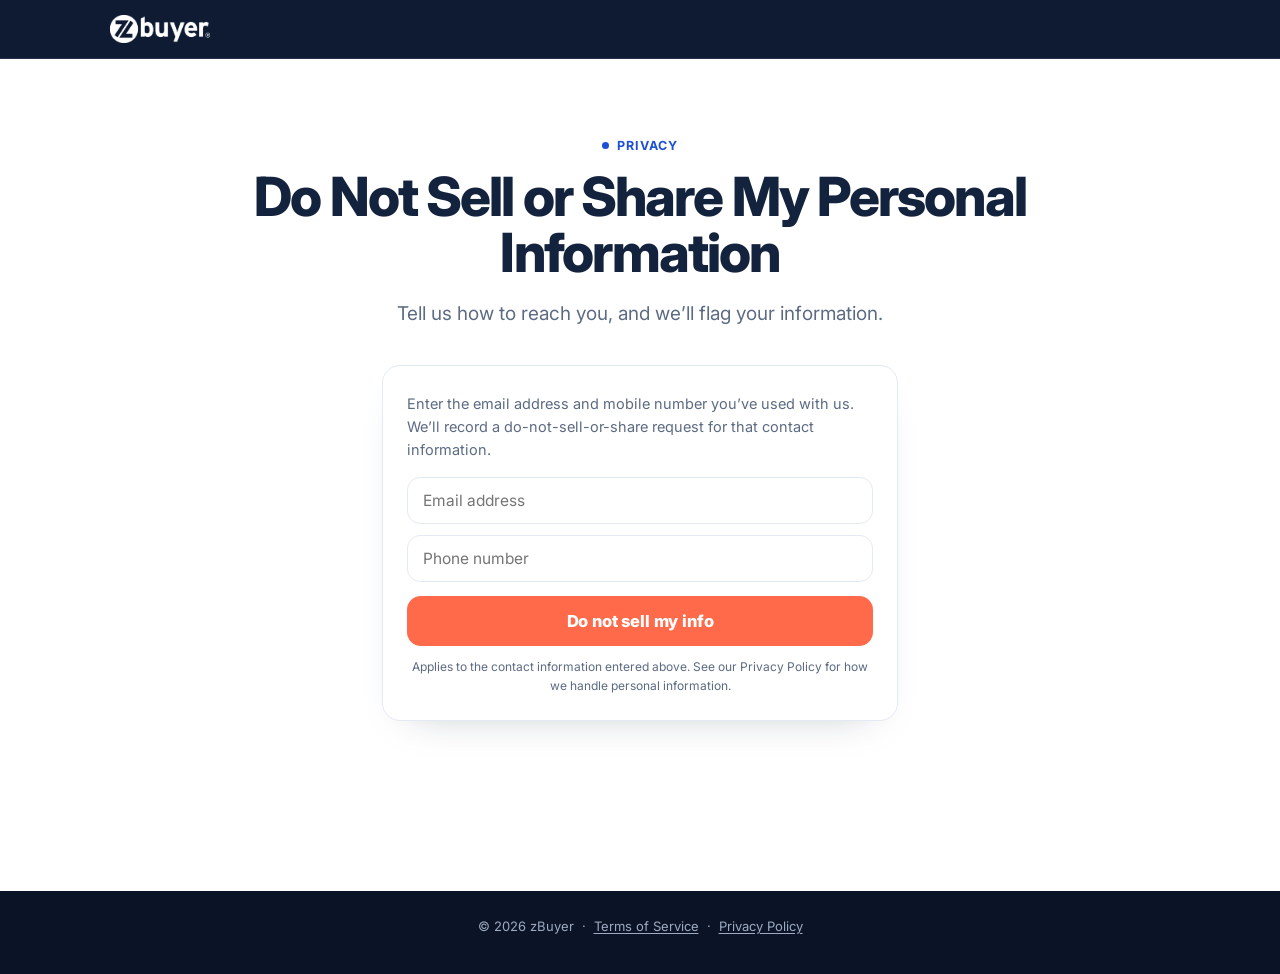
<file: do-not-sell.html>
<!DOCTYPE html>
<html lang="en">
<head>
<meta charset="UTF-8">
<meta name="viewport" content="width=device-width, initial-scale=1.0">
<meta name="robots" content="noindex">
<title>Do Not Sell or Share | zBuyer</title>
<link rel="icon" type="image/png" href="assets/favicon-z.png">
<link rel="stylesheet" href="assets/pages.css">
<style>
  .dnswrap{max-width:560px;margin:0 auto;padding:0 22px 70px}
  .dnscard{background:var(--surface);border:1px solid var(--surface-bd);border-radius:18px;
           padding:26px 24px 24px;box-shadow:var(--shadow)}
  .dnscard p.lead{color:var(--muted);font-size:14.5px;line-height:1.6;margin-bottom:16px}
  .dnscard input{display:block;width:100%;border:1.5px solid var(--line);border-radius:13px;
                 padding:13px 15px;font:inherit;font-size:15.5px;color:var(--text);background:#fff;
                 margin-top:11px}
  .dnscard input:focus{outline:none;border-color:var(--accent)}
  .dnscard input.invalid{border-color:#D8442B;background:#FEF6F4}
  .dns-err{display:none;color:#D8442B;font-size:13px;font-weight:600;text-align:center;margin-top:10px}
  .dns-err.on{display:block}
  .dns-btn{display:block;width:100%;border:0;cursor:pointer;margin-top:14px;background:var(--cta-bg);
           color:var(--cta-text);font:inherit;font-size:16.5px;font-weight:800;border-radius:14px;
           padding:15px;letter-spacing:-.01em}
  .dns-btn:hover{filter:brightness(.96)}
  .dns-btn[disabled]{opacity:.6;cursor:default}
  .dns-note{color:var(--muted);font-size:12px;line-height:1.55;text-align:center;margin-top:12px}
  .dns-done{text-align:center;padding:26px 6px 14px;display:none}
  .dns-done.on{display:block}
  .dns-done .ok{width:56px;height:56px;border-radius:50%;background:var(--accent-soft);color:var(--accent);
                display:flex;align-items:center;justify-content:center;margin:0 auto 14px}
  .dns-done h2{font-size:20px;letter-spacing:-.01em}
  .dns-done p{color:var(--muted);font-size:14px;line-height:1.6;margin-top:8px}
  .dns-done a{color:var(--accent);font-weight:600}
  footer .fone{max-width:1140px;margin:0 auto;padding:0 40px;text-align:center;font-size:13px}
  footer .fone a{text-decoration:underline;text-underline-offset:2px}
</style>
</head>
<body class="t-blue">
<header class="topbar"><div class="bar"><a href="index.html"><img class="brand" src="assets/logo-blue-dark.png" alt="zBuyer"></a></div></header>

<section class="phero container">
  <div class="eyebrow"><span class="d"></span>Privacy</div>
  <h1>Do Not Sell or Share My Personal Information</h1>
  <p>Tell us how to reach you, and we&rsquo;ll flag your information.</p>
</section>

<section class="section" style="padding-top:6px">
  <div class="dnswrap">
    <div class="dnscard">
      <form id="dnsForm" novalidate>
        <p class="lead">Enter the email address and mobile number you&rsquo;ve used with us. We&rsquo;ll record a do-not-sell-or-share request for that contact information.</p>
        <input id="dnsEmail" type="email" placeholder="Email address" autocomplete="email">
        <input id="dnsPhone" type="tel" inputmode="tel" placeholder="Phone number" autocomplete="tel">
        <p class="dns-err" id="dnsErr"></p>
        <button type="submit" class="dns-btn" id="dnsGo">Do not sell my info</button>
        <p class="dns-note">Applies to the contact information entered above. See our <a href="privacy.html" target="_blank" rel="noopener">Privacy Policy</a> for how we handle personal information.</p>
      </form>
      <div class="dns-done" id="dnsDone">
        <div class="ok"><svg width="26" height="26" viewBox="0 0 24 24" fill="none"><path d="M4.5 12.5l5 5L19.5 7" stroke="currentColor" stroke-width="2.6" stroke-linecap="round" stroke-linejoin="round"/></svg></div>
        <h2>Request received</h2>
        <p>We&rsquo;ve flagged the contact information you provided as do&nbsp;not&nbsp;sell&nbsp;or&nbsp;share.</p>
        <p><a href="index.html">Back to zBuyer</a></p>
      </div>
    </div>
  </div>
</section>

<footer style="padding:26px 0 40px;margin-top:30px"><div class="fone">&copy; 2026 zBuyer &nbsp;&middot;&nbsp; <a href="terms.html">Terms of Service</a> &nbsp;&middot;&nbsp; <a href="privacy.html">Privacy Policy</a></div></footer>

<script src="assets/pulse-config.js"></script>
<script src="assets/pulse-api.js"></script>
<script>
(function () {
  var form = document.getElementById("dnsForm");
  var emailEl = document.getElementById("dnsEmail");
  var phoneEl = document.getElementById("dnsPhone");
  var errEl = document.getElementById("dnsErr");
  var btn = document.getElementById("dnsGo");

  function formatPhone(v) {
    var d = v.replace(/\D/g, "").slice(0, 10);
    var a = d.slice(0, 3), b = d.slice(3, 6), c = d.slice(6, 10);
    if (d.length > 6) return "(" + a + ") " + b + "-" + c;
    if (d.length > 3) return "(" + a + ") " + b;
    if (d.length > 0) return "(" + a;
    return "";
  }
  phoneEl.addEventListener("input", function () {
    phoneEl.value = formatPhone(phoneEl.value);
    phoneEl.classList.remove("invalid");
    errEl.classList.remove("on");
  });
  emailEl.addEventListener("input", function () {
    emailEl.classList.remove("invalid");
    errEl.classList.remove("on");
  });

  form.addEventListener("submit", function (e) {
    e.preventDefault();
    var email = emailEl.value.trim();
    var digits = phoneEl.value.replace(/\D/g, "");
    var emailOk = /^[^@\s]+@[^@\s]+\.[^@\s]+$/.test(email);
    var phoneOk = digits.length === 10;

    emailEl.classList.remove("invalid");
    phoneEl.classList.remove("invalid");

    // At least one usable identifier; whatever is present must be valid.
    if ((!email && !digits) || (email && !emailOk) || (digits && !phoneOk)) {
      if (email && !emailOk) emailEl.classList.add("invalid");
      if (digits && !phoneOk) phoneEl.classList.add("invalid");
      if (!email && !digits) { emailEl.classList.add("invalid"); phoneEl.classList.add("invalid"); }
      errEl.textContent = "Please enter a valid email address or a 10-digit phone number.";
      errEl.classList.add("on");
      return;
    }

    // SaveLeadData per field: the identifiers, then the DNSell flag.
    var P = window.PulseAPI || null;
    if (P) {
      if (emailOk) P.save(P.F.email, email);
      if (phoneOk) P.save(P.F.phone, digits);
      P.save("DNSell", "1");
    }

    // Non-blocking by design (matches the funnel): confirm immediately.
    btn.disabled = true;
    form.style.display = "none";
    document.getElementById("dnsDone").classList.add("on");
  });
})();
</script>
</body>
</html>
</file>
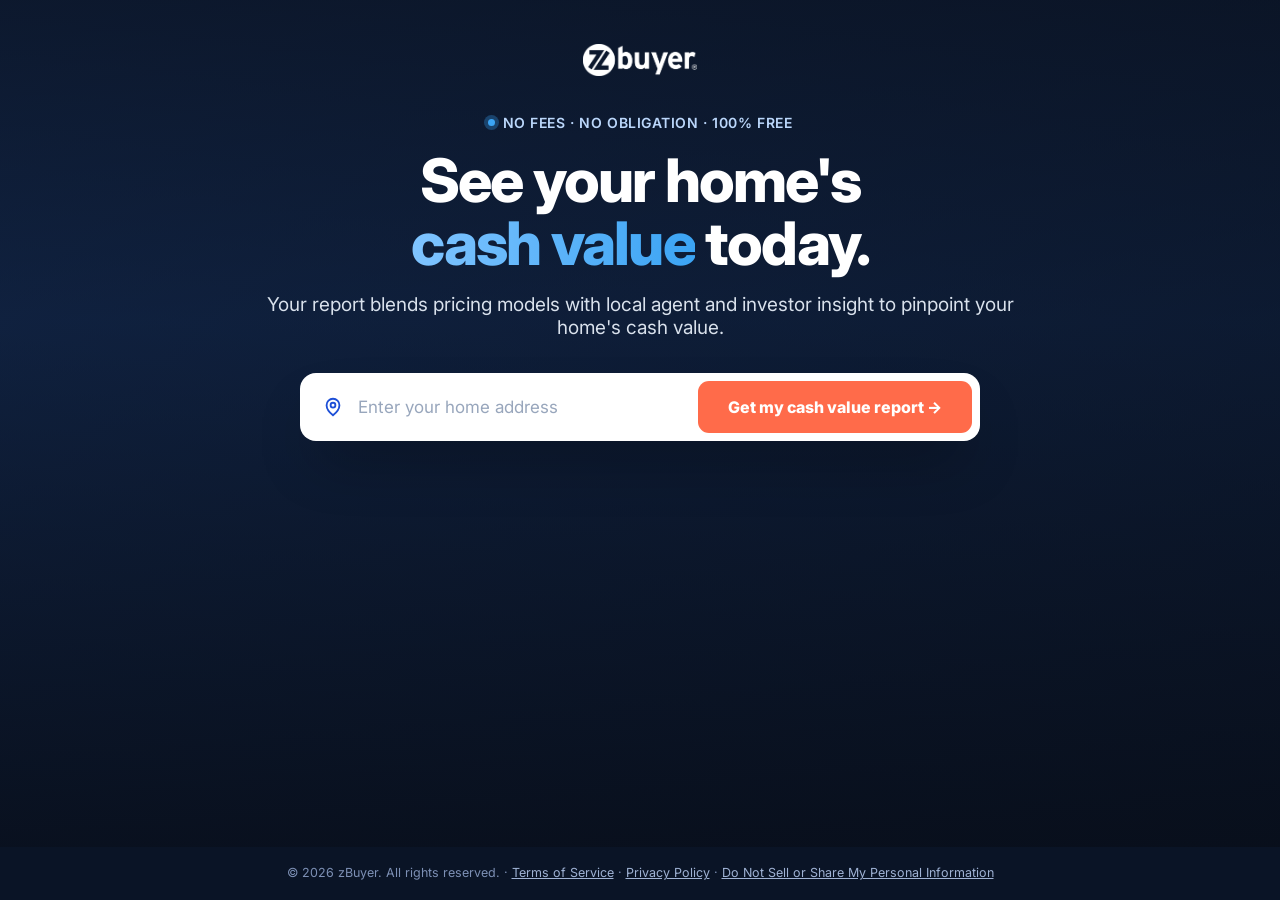
<file: go.html>
<!doctype html>
<html lang="en">
<head>
<meta charset="utf-8">
<meta name="viewport" content="width=device-width,initial-scale=1">
<title>Get Your Cash Value Report | zBuyer</title>
<link rel="icon" type="image/png" href="assets/favicon-z.png">
<meta name="robots" content="noindex">
<meta name="theme-color" content="#0E1B33">
<link rel="preconnect" href="https://fonts.googleapis.com">
<link href="https://fonts.googleapis.com/css2?family=Inter:wght@400;500;600;700;800;900&display=swap" rel="stylesheet">
<style>
  :root{
    --c1:#1D4FD7;--c1d:#1640A8;--navy:#0E1B33;--navy-dd:#0A1426;
    --acc:#3BA4F4;--cta:#FF6B4A;--cta-d:#F0572F;
    --ink:#14233D;--muted:#5C6B82;--line:#E4EAF3;--soft:#F4F8FD;--bg:#FFFFFF;
    --tint:#E7EEFC;--tintink:#1D4FD7;
  }
  *{margin:0;padding:0;box-sizing:border-box}
  html{scroll-behavior:smooth}
  body{font-family:'Inter',system-ui,-apple-system,'Segoe UI',sans-serif;color:var(--ink);background:var(--navy-dd);-webkit-font-smoothing:antialiased;min-height:100vh;min-height:100dvh;display:flex;flex-direction:column}
  a{text-decoration:none;color:inherit}
  img{display:block}

  /* DR landing: content sits HIGH (no vertical centering) — the page is short,
     so the mobile focus-scroll can't create keyboard room; starting high leaves
     natural space below the search box for the Smarty suggestion list. */
  .hero{position:relative;flex:1;display:flex;align-items:flex-start;justify-content:center;text-align:center;min-height:640px}
  .hero .bgimg{position:absolute;inset:0;background:
      linear-gradient(180deg,rgba(10,18,33,.72),rgba(13,27,51,.45) 38%,rgba(8,14,26,.86)),
      url('https://images.unsplash.com/photo-1570129477492-45c003edd2be?auto=format&fit=crop&w=2000&q=80'),
      linear-gradient(135deg,#13294f,#0a1426);
      background-size:cover;background-position:center center}
  /* z-index above the footer's 5 — the Smarty dropdown lives in this
     stacking context and must paint over the footer on short pages */
  .hero-inner{position:relative;z-index:30;max-width:820px;padding:0 24px;margin-top:44px}
  .lp-logo{height:32px;width:auto;margin:0 auto 34px}
  .eyebrow{display:inline-flex;align-items:center;gap:8px;color:#BBD7FB;font-weight:600;font-size:14px;letter-spacing:.04em;text-transform:uppercase;margin-bottom:18px}
  .eyebrow .dot{width:7px;height:7px;border-radius:50%;background:var(--acc);box-shadow:0 0 0 4px rgba(59,164,244,.3)}
  h1{color:#fff;font-size:60px;line-height:1.05;font-weight:800;letter-spacing:-.03em}
  h1 span{background:linear-gradient(110deg,transparent 38%,rgba(255,255,255,.88) 50%,transparent 62%),linear-gradient(90deg,#7FC4FF,#3BA4F4);background-size:250% 100%,100% 100%;background-position:130% 0,0 0;background-repeat:no-repeat;-webkit-background-clip:text;background-clip:text;color:transparent;animation:cvshine 4s ease-in-out infinite}@keyframes cvshine{0%{background-position:130% 0,0 0}32%,100%{background-position:-45% 0,0 0}}@media (prefers-reduced-motion:reduce){h1 span{animation:none;background-position:-45% 0,0 0}}
  .sub{color:#E4ECF6;font-size:19px;margin-top:18px;font-weight:400;opacity:.95}
  .search{position:relative;margin:34px auto 0;max-width:680px;background:#fff;border-radius:16px;padding:8px 8px 8px 22px;display:flex;align-items:center;gap:14px;box-shadow:0 30px 60px -20px rgba(0,0,0,.45)}
  .search input{flex:1;border:none;outline:none;font-size:17px;font-family:inherit;color:var(--ink);padding:16px 0}
  .search input::placeholder{color:#98A6BC}
  .search button{flex:none;background:var(--cta);color:#fff;border:none;font-family:inherit;font-weight:800;font-size:16px;padding:16px 30px;border-radius:11px;cursor:pointer}
  /* Post-selection address chip: street prominent, city/state/zip minimized
     (mirrors the suggestion-list layout). Click it to edit — the input
     returns with the full address text. */
  /* When the chip is shown, the box shrinks to fit it (address text +
     button) instead of holding the full 680px. fit-content + auto margins
     keep it centered; mobile keeps the stacked full-width layout. */
  .search.has-pick{width:-moz-fit-content;width:fit-content;min-width:430px}
  .search .picked{flex:1;min-width:0;text-align:left;cursor:text;padding:5px 26px 5px 0}
  .search .picked[hidden]{display:none}
  .search .picked .p-street{display:block;font-size:16.5px;font-weight:600;color:var(--ink);line-height:1.25;white-space:nowrap;overflow:hidden;text-overflow:ellipsis}
  .search .picked .p-sec{display:block;font-size:12.5px;color:var(--muted);margin-top:1px;line-height:1.2;white-space:nowrap;overflow:hidden;text-overflow:ellipsis}
  .search input.hidden-by-pick{display:none}
  /* ?zsv=1: Street View preview inside the search card, above the box —
     wide/short frame (640x200 + tight fov) so the CTA stays near the fold */
  /* flex-basis must be auto: a % basis overrides the width property, so the
     +14px bleed never applied and the frame sat 8px left / 22px right.
     width:0 + %-min-width keeps the photo out of the card's fit-content math
     (intrinsic sizing ignores % min-widths) — the chip + button alone set the
     chipped card's width and the photo just spans whatever that is; a fixed
     height (cover-cropped) shows more house without widening anything. */
  .search .sv-img{flex:0 0 auto;width:0;min-width:calc(100% + 14px);height:230px;margin-left:-14px;display:block;border-radius:12px;object-fit:cover;margin-bottom:8px}
  /* display:block above beats the browser's [hidden] rule — without this the
     photo never hides and its 100%-basis row shoves the input out of the card */
  .search .sv-img[hidden]{display:none}
  .search.has-sv{flex-wrap:wrap}
  /* pin + input + clear share one positioned wrapper so the X (and the pin on
     mobile) anchor to the input row, not the card — immune to the sv photo */
  /* basis auto (not 0): with the sv photo shown the box flex-wraps, and a
     0-basis wrap gets glued onto the photo's line at 0px instead of wrapping */
  .search .addr-wrap{flex:1 1 auto;min-width:0;position:relative;display:flex;align-items:center;gap:14px}
  .search .addr-wrap input{padding-right:36px}
  .search .addr-clear{position:absolute;right:4px;top:50%;transform:translateY(-50%);width:30px;height:30px;display:flex;align-items:center;justify-content:center;border:none;background:none;padding:0;border-radius:50%;cursor:pointer;color:#98A6BC}
  .search .addr-clear:hover{color:#5B6B82}
  .search .addr-clear[hidden]{display:none}
  .search .addr-clear svg{display:block}
  .ac-list{position:absolute;top:calc(100% + 10px);left:0;right:0;z-index:40;list-style:none;background:#fff;border:1px solid var(--line);border-radius:14px;box-shadow:0 26px 54px -18px rgba(0,0,0,.45);overflow:hidden;text-align:left}
  .ac-list[hidden]{display:none}
  .ac-list li{display:flex;flex-direction:column;gap:2px;padding:12px 20px;cursor:pointer}
  .ac-list li:not(:last-child){border-bottom:1px solid var(--soft)}
  .ac-list li.active,.ac-list li:hover{background:var(--tint)}
  .ac-list .ac-street{font-size:15.5px;font-weight:600;color:var(--ink)}
  .ac-list .ac-sec{font-size:13px;color:var(--muted)}

  .lfoot{position:relative;z-index:5;text-align:center;color:#7d90b5;font-size:12.5px;padding:18px 20px 20px;background:var(--navy-dd)}
  .lfoot a{color:#9fb2d4;text-decoration:underline}

  /* ---- lead modal (same system as the homepage) ---- */
  /* Legal rail. Desktop: a compact legal line rests at the fold's bottom
     edge — always visible + clickable, no scroll-down (the fold is exactly
     one viewport and .lm-below is hidden). Mobile: the card keeps its
     bottom-anchored feel and scrolling past it reveals .lm-below — the
     "Step x of 4" indicator in a soft container, then the legal links with
     room to breathe. Letter-of-the-law placement without parking "Do not
     sell" under the CTA in thumb territory. Wrappers are pointer-inert so
     click-off still reaches the backdrop. */
  .lead-modal{position:fixed;inset:0;z-index:200;display:block;overflow-y:auto;overscroll-behavior:contain;-webkit-overflow-scrolling:touch;scrollbar-width:none}
  .lead-modal::-webkit-scrollbar{display:none}
  .lead-modal[hidden]{display:none}
  .lm-backdrop{position:fixed;inset:0;background:rgba(8,14,26,.62);backdrop-filter:blur(4px)}
  .lm-fold{position:relative;min-height:100vh;min-height:100dvh;display:flex;align-items:center;justify-content:center;padding:20px 20px 56px;pointer-events:none}
  .lm-card{pointer-events:auto}
  /* One muted tone + one size for everything on the rail — links included —
     so nothing competes with the card. Underlines stay (findability). */
  .lm-peek{position:absolute;left:0;right:0;bottom:0;padding:15px 20px;text-align:center;font-size:12px;line-height:1.5;color:#8296B9;pointer-events:auto}
  .lm-peek a,.lm-legal a{color:inherit;font-weight:inherit;text-decoration:underline;text-underline-offset:2px;text-decoration-color:rgba(130,150,185,.6)}
  .lm-peek a:hover,.lm-legal a:hover{color:#AFC2E2}
  /* position:relative lifts the rail above the fixed backdrop (positioned
     elements paint over static content — the backdrop would cover it).
     display:none here — the reveal region is mobile-only (media query). */
  .lm-below{display:none;position:relative;min-height:46vh;flex-direction:column;align-items:center;text-align:center;padding:26px 16px 34px;pointer-events:none;color:#5D6F93;font-size:12px}
  .lm-progress{pointer-events:auto;display:flex;flex-direction:column;align-items:center;gap:11px;background:rgba(11,21,38,.5);border:1px solid rgba(93,111,147,.22);border-radius:14px;padding:14px 26px}
  .lm-prog-dots{display:flex;gap:7px}
  .lm-prog-dot{width:7px;height:7px;border-radius:50%;background:rgba(93,111,147,.32)}
  .lm-prog-dot.on{background:#5D6F93}
  /* Once revealed, the links read at full footer strength (#9FB2D4, the
     page-footer link tone) — only the peek/indicator stay whisper-quiet.
     Top-packed right under the step container (no auto-centering gap). */
  .lm-legal{pointer-events:auto;margin:24px 0 0;display:flex;flex-direction:column;align-items:center;gap:28px;padding:0 0 34px;color:#9FB2D4}
  .lm-legal a{text-decoration-color:rgba(159,178,212,.6)}
  .lm-card{position:relative;width:100%;max-width:440px;background:#fff;border-radius:20px;padding:30px 30px 24px;box-shadow:0 40px 90px -20px rgba(0,0,0,.55);animation:lmIn .22s ease}
  @keyframes lmIn{from{opacity:0;transform:translateY(12px) scale(.98)}to{opacity:1;transform:none}}
  @media (prefers-reduced-motion:reduce){.lm-card{animation:none}}
  .lm-card:focus{outline:none}
  .lm-x{position:absolute;top:13px;right:15px;border:none;background:none;font-size:26px;line-height:1;color:#9aa7bd;cursor:pointer}
  .lm-x[hidden]{display:none}
  .lm-card h3{font-size:23px;font-weight:800;color:var(--ink);margin-top:2px;letter-spacing:-.02em}
  .lm-sub{font-size:14.5px;color:var(--muted);margin-top:7px;line-height:1.45}
  .lm-screen[hidden]{display:none}
  .lm-form{margin-top:20px;display:flex;flex-direction:column;gap:12px}
  .lm-form input,.lm-final input{width:100%;font-family:inherit;font-size:16px;color:var(--ink);padding:14px 16px;border:1.5px solid var(--line);border-radius:12px;outline:none;background:#fff}
  .lm-form input:focus,.lm-final input:focus{border-color:var(--c1)}
  .lm-form input::placeholder,.lm-final input::placeholder{color:#98A6BC}
  .lm-form input.invalid,.lm-final input.invalid{border-color:#D8442B;background:#FEF6F4}
  .lm-intent{display:flex;flex-direction:column;gap:8px;background:var(--soft);border:1px solid var(--line);border-radius:12px;padding:11px 14px 13px}
  .lm-intent-label{font-size:14.5px;font-weight:800;color:var(--muted);letter-spacing:-.01em;text-align:center}
  .lm-chips{display:flex;gap:6px}
  .lm-chip{flex:1;font-family:inherit;font-size:14.5px;font-weight:600;color:var(--muted);background:#fff;border:1.5px solid var(--line);border-radius:999px;padding:9px 0;cursor:pointer;text-align:center}
  .lm-chip-no{flex:0 0 auto;padding:9px 11px;font-weight:500;color:#9ba8bb}
  .lm-chip.sel{background:var(--tint);border-color:var(--c1);color:var(--c1)}
  .lm-chips.invalid .lm-chip:not(.lm-chip-no){border-color:#D8442B;background:#FEF6F4}
  /* Tune-your-report step: divider between question rows + repairs wedge slider */
  .lm-divider{border-top:1px solid var(--line);margin:4px 0 2px}
  .lm-questions .lm-intent{margin-top:16px;text-align:left}
  .lm-slider{padding:0 6px}
  .lm-wedge{position:relative;height:52px;margin-top:2px;touch-action:none}
  /* Inset by half the 16px dial width: a range thumb's center only travels
     [8px, width-8px], so the wedge ends must match or the wedge reads as
     extending past the slider's maximum. */
  /* trapezoid, not triangle: a ~7px baseline at the left end so the dial
     visibly rests ON the chart at the default stop */
  .lm-wedge .wedge{position:absolute;left:8px;right:8px;bottom:10px;height:32px;clip-path:polygon(0 100%,0 78%,100% 0,100% 100%);background:linear-gradient(90deg,#E4EAF3 0%,#E4EAF3 100%);border-radius:2px}
  /* The native range input is invisible (it handles touch/drag/keys); the
     dial is our own element — iOS Safari ignores custom thumb geometry,
     which left the dial short of the wedge tip and sunk below its peak.
     left is computed in lead-modal.js so the dial center tracks exactly
     [8px, width-8px] — the wedge ends; taller than the wedge everywhere. */
  .lm-wedge input{-webkit-appearance:none;appearance:none;position:absolute;inset:0;width:100%;height:100%;margin:0;padding:0;background:transparent;border:none;border-radius:0;outline:none;opacity:0;cursor:pointer;pointer-events:none}
  .lm-dial{position:absolute;top:4px;left:0;width:16px;height:44px;border-radius:9px;background:var(--c1);border:3px solid #fff;box-shadow:0 3px 12px rgba(20,35,61,.4);pointer-events:none}
  .lm-wedge input:focus-visible ~ .lm-dial{box-shadow:0 0 0 5px rgba(29,79,215,.28),0 3px 12px rgba(20,35,61,.4)}
  .lm-axis{display:flex;justify-content:space-between;color:#9ba8bb;font-size:11px;margin-top:7px;padding:0 22px}
  .lm-slider-icons{display:flex;justify-content:center;align-items:center;gap:6px;margin-top:5px;min-height:20px;color:var(--c1)}
  /* the LEFT axis text is live: hammer-blue "none" at rest, then the
     current level's label; at max it hides and the right edge lights up
     (bold + color, so the highlight survives colorblindness) */
  .lm-axis .on{color:var(--c1);font-weight:700}
  .lm-slider-icons.zero{color:#9ba8bb}
  .lm-slider-icons.zero svg{animation:lmTwinkle 1.8s ease-in-out infinite}
  @keyframes lmTwinkle{0%,100%{transform:scale(1);opacity:1}50%{transform:scale(1.14) rotate(8deg);opacity:.82}}
  .lm-final h3,.lm-final .lm-sub{text-align:center}
  .lm-gfx{display:flex;justify-content:center;margin:16px 0 4px}
  .lm-final input{text-align:center;margin-top:14px}
  .lm-final .lm-q{font-size:16.5px}
  .lm-note{font-size:12.5px;font-style:italic;color:var(--muted);text-align:center;margin-top:6px;line-height:1.4}
  .lm-final .lm-cta{display:block;width:100%;margin-top:18px}
  .lm-final .lm-disclosure{margin-top:12px;text-align:left}
  /* prefilled + centered can read as a static chip — the pencil says
     "editable"; it bows out once the field is focused */
  .lm-phone-wrap{position:relative;margin-top:14px}
  .lm-phone-wrap input{margin-top:0}
  .lm-phone-edit{position:absolute;right:14px;top:50%;transform:translateY(-50%);color:#98A6BC;pointer-events:none}
  .lm-phone-wrap:focus-within .lm-phone-edit{display:none}
  .lm-final .lm-nothanks{display:block;margin:12px auto 0}
  .lm-final .lm-err{margin-top:8px}
  .lm-nothanks{border:none;background:none;color:var(--muted);font-family:inherit;font-size:14px;cursor:pointer;padding:4px;align-self:center;text-decoration:underline}
  .lm-err{color:#D8442B;font-size:13.5px;font-weight:600;text-align:center}
  /* Validation "pop": shake the chip row, bounce the message in. */
  @keyframes lmShake{0%,100%{transform:translateY(0)}18%{transform:translateY(-6px)}36%{transform:translateY(4px)}54%{transform:translateY(-4px)}72%{transform:translateY(2px)}90%{transform:translateY(-1px)}}
  .lm-chips.shake{animation:lmShake .4s ease}
  @keyframes lmErrIn{0%{opacity:0;transform:translateY(4px) scale(.96)}60%{transform:translateY(-1px) scale(1.03)}100%{opacity:1;transform:none}}
  .lm-err.pop{animation:lmErrIn .28s ease-out;font-weight:700}
  @media (prefers-reduced-motion:reduce){.lm-chips.shake,.lm-err.pop,.lm-disclosure.lm-inline.shake{animation:none}}
  /* SomethingSpecial step: free-text + tap-to-add suggestion chips */
  .lm-textarea{width:100%;font-family:inherit;font-size:16px;color:var(--ink);padding:13px 15px;border:1.5px solid var(--line);border-radius:12px;outline:none;background:#fff;resize:none;margin-top:14px;text-align:left;line-height:1.45}
  .lm-textarea:focus{border-color:var(--c1)}
  .lm-textarea::placeholder{color:#98A6BC}
  /* two fixed rows that flow into columns and scroll horizontally —
     20 suggestions at the same height as the old five; right-edge fade
     hints there's more to scroll */
  .sp-chips{display:flex;flex-direction:column;gap:7px;overflow-x:auto;overflow-y:hidden;margin-top:11px;text-align:left;scrollbar-width:none;-webkit-overflow-scrolling:touch;-webkit-mask-image:linear-gradient(90deg,#000 90%,transparent);mask-image:linear-gradient(90deg,#000 90%,transparent)}
  .sp-chips::-webkit-scrollbar{display:none}
  .sp-chips{cursor:grab;user-select:none;-webkit-user-select:none}
  .sp-chips.dragging{cursor:grabbing}
  .sp-chips.dragging .sp-chip{cursor:grabbing}
  .sp-row{display:flex;gap:7px;width:max-content;padding-right:26px}
  .sp-chip{white-space:nowrap}
  .sp-chip{font-family:inherit;font-size:13px;font-weight:600;color:var(--muted);background:var(--soft);border:1.5px solid var(--line);border-radius:999px;padding:7px 13px;cursor:pointer}
  .sp-chip.sel{background:var(--tint);border-color:var(--c1);color:var(--c1)}
  /* Z-beat interstitial: a one-shot of the logo dance (walk in, rigid
     spin, lock into the Z) shown between steps — a branded "aligning"
     beat. Not used before the report; that exit navigates directly. */
  .lm-zbeat{display:flex;flex-direction:column;align-items:center;padding:36px 0 28px}
  .lm-zbeat[hidden]{display:none}
  /* Finale (after the SMS step): the full cycle — in, hold, back out —
     via 2 alternate iterations; covers the FinalizeLead round-trip. */
  .lm-zbeat.run-full .zb-pair{animation:zbSpin 1.6s linear 2 alternate both}
  .lm-zbeat.run-full .zb-w{animation:zbWalkW 1.6s linear 2 alternate both}
  .lm-zbeat.run-full .zb-b{animation:zbWalkB 1.6s linear 2 alternate both}
  .zb-pair{transform-origin:100px 100px;transform:rotate(395deg)}
  .zb-w{transform:translate(99px,-180px)}
  .zb-b{transform:translate(-99px,180px)}
  .lm-zbeat.run .zb-pair{animation:zbSpin 1.5s linear forwards}
  .lm-zbeat.run .zb-w{animation:zbWalkW 1.5s linear forwards}
  .lm-zbeat.run .zb-b{animation:zbWalkB 1.5s linear forwards}
  @keyframes zbSpin{0%{transform:rotate(395deg)}25%{transform:rotate(395deg);animation-timing-function:cubic-bezier(.42,.05,.35,1)}92%,100%{transform:rotate(0deg)}}
  @keyframes zbWalkW{0%{transform:translate(99px,-180px);animation-timing-function:cubic-bezier(.2,.6,.3,1)}40%,100%{transform:translate(0,0)}}
  @keyframes zbWalkB{0%{transform:translate(-99px,180px);animation-timing-function:cubic-bezier(.2,.6,.3,1)}40%,100%{transform:translate(0,0)}}
  @media (prefers-reduced-motion:reduce){.zb-pair,.zb-w,.zb-b{transform:none!important;animation:none!important}}
  .lm-err[hidden]{display:none}
  .lm-disclosure{background:var(--soft);border:1px solid var(--line);border-radius:12px;padding:13px 15px;display:flex;flex-direction:column;gap:8px}
  .lm-matched{font-size:11px;line-height:1.5;color:#7d8ca4}
  .lm-matched b{color:var(--muted);font-weight:700}
  .lm-matched .lm-optin{display:flex;align-items:center;gap:7px;margin-top:5px;cursor:pointer}
  .lm-matched .lm-optin input{margin:0;accent-color:var(--c1)}
  .lm-consent{font-size:11px;line-height:1.5;color:#7d8ca4;margin:0}
  /* carrier boilerplate rides inside the contact paragraph in bold;
     recipient names read plain (unbolded 2026-07-27) */
  .lm-consent .lm-carrier{font-weight:700}
  .lm-matched .lm-names{font-weight:400;color:inherit}
  /* the agreement line lives OUTSIDE the box — centered between it and the CTA */
  .lm-agree{font-size:11.5px;line-height:1.5;color:#7d8ca4;text-align:center;margin:0}
  .lm-agree a{color:var(--c1);font-weight:600;text-decoration:underline}
  .lm-consent a{color:var(--c1);font-weight:600;text-decoration:underline}
  /* Inline-consent variant (?terms=inline / inline-maxsold): first-person
     terms with an oversized checkbox floated top-left — the text wraps
     around it. The whole box toggles the check (links exempt); checked
     darkens the box a touch; invalid gets the chip-row treatment. */
  .lm-disclosure.lm-inline{cursor:pointer;user-select:none;-webkit-user-select:none;transition:background .15s ease,border-color .15s ease;padding-top:11px}
  .lm-disclosure.lm-inline.checked{background:#EAF0F8;border-color:#D6DFEC}
  .lm-disclosure.lm-inline.invalid{border-color:#D8442B;background:#FEF6F4}
  .lm-disclosure.lm-inline.shake{animation:lmShake .4s ease}
  .lm-disclosure.lm-inline .lm-consent{line-height:1.35}
  /* Terms/Privacy repeat in the page footer — keep these findable
     (underline stays) but way quieter than the standard link blue. */
  .lm-disclosure.lm-inline .lm-consent a{color:#7d8ba1;font-weight:500}
  /* input.lm-check must out-rank the generic .lm-form input sizing */
  .lm-form input.lm-check{float:left;width:19px;height:19px;margin:3px 9px 2px 0;padding:0;border:none;border-radius:4px;background:none;accent-color:var(--c1);cursor:pointer}
/* ---- v2 consent architecture (default screens) ---- */
.lm-v2 .lm-v2-head{display:flex;align-items:center;justify-content:space-between;gap:8px;margin-bottom:2px}
.lm-v2 .lm-v2-q{font-size:13px;font-weight:700;color:var(--ink);text-align:left}
.lm-v2 .lm-v2-chip{flex:none;font-size:10px;font-weight:800;letter-spacing:.09em;color:#63718A;background:#fff;border:1px solid var(--line);border-radius:999px;padding:3px 9px;text-transform:uppercase}
.lm-v2 .lm-v2-row{display:block;cursor:pointer;user-select:none;-webkit-user-select:none}
.lm-v2 .lm-consent{display:block;line-height:1.4;text-align:left}
.lm-v2.checked{background:#EAF0F8;border-color:#D6DFEC}
  .lm-cta{margin-top:4px;background:var(--cta);color:#fff;border:none;font-family:inherit;font-weight:800;font-size:16.5px;padding:16px;border-radius:12px;cursor:pointer}
  .lm-cta:hover{background:var(--cta-d)}
  @media (max-width:560px){
    /* Mobile: no always-visible line (thumb territory stays clean) — the
       rail is the scroll-down reveal past the bottom-anchored card. */
    .lm-peek{display:none}
    .lm-below{display:flex}
    .lm-fold{padding:12px;align-items:flex-start}
    /* margin-top:auto bottom-anchors every step (thumb reach) but collapses
       to 0 when the card is taller than the viewport (top stays scrollable). */
    .lm-card{max-width:none;max-height:none;padding:18px 16px 16px;border-radius:18px;margin-top:auto}
    .lm-card h3{font-size:19px}
    .lm-sub{font-size:13.5px;margin-top:5px;line-height:1.4}
    .lm-form{margin-top:12px;gap:8px}
    .lm-form input,.lm-final input{padding:12px 14px}
    .lm-intent{padding:9px 10px 11px;gap:7px}
    .lm-chip{font-size:14px;padding:8px 0}
    .lm-chip-no{padding:8px 9px}
    .lm-disclosure{padding:10px 12px;gap:5px}
    .lm-matched,.lm-consent{font-size:10.5px;line-height:1.42}
    .lm-agree{font-size:11px}
    .lm-cta{padding:14px;font-size:16px}
    .lm-nothanks{padding:2px}
    .lm-gfx{margin:14px 0 2px}
  }
  @media (max-width:768px){
    .hero{min-height:560px}
    .hero-inner{margin-top:26px;padding:0 18px}
    .lp-logo{height:27px;margin-bottom:24px}
    h1{font-size:clamp(42px,11vw,50px)}
    .sub{font-size:16.5px;margin-top:14px}
    .search{flex-direction:column;align-items:stretch;gap:10px;padding:14px;border-radius:18px}
    .search .pin{display:block;position:absolute;top:50%;left:16px;transform:translateY(-50%);width:22px;height:22px;z-index:2}
    .search input{border:1.5px solid var(--line);border-radius:11px;background:var(--soft);padding:15px 16px 15px 48px;font-size:16px;text-align:left}
    .search .addr-wrap input{padding-right:44px}
    .search .addr-clear{right:10px}
    /* chip mirrors the input's mobile footprint (incl. room for the pin) */
    .search .picked{border:1.5px solid var(--line);border-radius:11px;background:var(--soft);padding:9px 16px 9px 48px}
    .search input::placeholder{color:#8597AE}
    .search button{width:100%;padding:16px;font-size:16px}
    .search.has-pick{width:auto;min-width:0}
    .search .sv-img{width:100%;min-width:0;margin-left:0;height:190px}
  }
</style>
</head>
<body data-dr>

  <header class="hero">
    <div class="bgimg"></div>
    <div class="hero-inner">
      <img class="lp-logo" src="assets/logo-blue-dark.png" alt="zBuyer">
      <div class="eyebrow"><span class="dot"></span>No fees · No obligation · 100% free</div>
      <h1>See your home's<br><span>cash value</span> today.</h1>
      <p class="sub">Your report blends pricing models with local agent and investor insight to pinpoint your home's cash value.</p>
      <form class="search" onsubmit="return false">
        <div class="addr-wrap">
          <svg class="pin" width="22" height="22" viewBox="0 0 24 24" fill="none"><path d="M12 21s7-5.6 7-11a7 7 0 1 0-14 0c0 5.4 7 11 7 11Z" stroke="#1D4FD7" stroke-width="2"/><circle cx="12" cy="10" r="2.6" stroke="#1D4FD7" stroke-width="2"/></svg>
          <input id="addr" placeholder="Enter your home address" autocomplete="off" role="combobox" aria-autocomplete="list" aria-expanded="false" aria-controls="addr-suggestions">
          <button type="button" class="addr-clear" id="addrClear" hidden aria-label="Clear address"><svg width="22" height="22" viewBox="0 0 24 24" fill="none"><circle cx="12" cy="12" r="9" stroke="currentColor" stroke-width="1.8"/><path d="M9.2 9.2l5.6 5.6M14.8 9.2l-5.6 5.6" stroke="currentColor" stroke-width="1.8" stroke-linecap="round"/></svg></button>
        </div>
        <button>Get my cash value report &rarr;</button>
        <ul id="addr-suggestions" class="ac-list" role="listbox" hidden></ul>
      </form>
    </div>
  </header>

  <footer class="lfoot">© 2026 zBuyer. All rights reserved. · <a href="terms.html">Terms of Service</a> · <a href="privacy.html">Privacy Policy</a> · <a href="do-not-sell.html">Do Not Sell or Share My Personal Information</a></footer>

  <div class="lead-modal" id="leadModal" hidden>
    <div class="lm-backdrop"></div><!-- no data-close: clicking off must not dismiss -->
    <div class="lm-fold">
    <div class="lm-card" role="dialog" aria-modal="true" aria-labelledby="lm-title" tabindex="-1">
      <button class="lm-x" type="button" data-close aria-label="Close">&times;</button>

      <div class="lm-screen" data-screen="contact">
        <h3 id="lm-title">Request Cash Value Estimate</h3>
        <p class="lm-sub">We combine automated valuation models with local expert knowledge to estimate your home&rsquo;s cash value.</p>
        <!-- TrustedForm tagged consent: the form is the OFFER; inputs, the
             consent language, waiver spans, advertiser names, and the submit
             button carry data-tf-element-role tags so the cert certifies
             exactly what was shown and agreed to. -->
        <form class="lm-form" id="leadForm" novalidate data-tf-element-role="offer">
          <input name="name" type="text" placeholder="Full name" autocomplete="name" data-tf-element-role="consent-grantor-name">
          <input name="phone" id="leadPhone" type="tel" inputmode="tel" placeholder="Phone number" autocomplete="tel" data-tf-element-role="consent-grantor-phone">
          <input name="email" type="email" placeholder="Email address" autocomplete="email" data-tf-element-role="consent-grantor-email">
          <p class="lm-err" id="leadErr" hidden></p>
          <div class="lm-disclosure lm-inline" id="v2Consent" data-tf-element-role="consent-language">
            <!-- Minimum consent (zbuyer.ai spec 2026-08-24): the original
                 inline checkbox with "zBuyer and" deleted — the member alone
                 is named; zBuyer's own SMS consent lives on the text step.
                 Required: Continue needs the check (shake + error
                 otherwise). Placeholder pending legal. -->
            <p class="lm-consent"><input type="checkbox" class="lm-check" id="expertOpt" data-tf-element-role="consent-opt-in" aria-label="I agree that the matched local expert may contact me as described">By checking this box, I agree to receive <span data-tf-element-role="contact-method">calls, texts, and emails</span> from <span data-tf-element-role="consent-advertiser-name" id="consAdvertiser"><b class="lm-cons-pros">Jason Dalbey (BHHS The Preferred Realty)</b></span>, including marketing and AI-generated messages about my property at the number I provided. <span data-tf-element-role="consent-grantor-waived-regulated-technologies">These may use an autodialer or an artificial, prerecorded, or AI-generated voice</span>, <span data-tf-element-role="consent-grantor-waived-dnc">even if my number is on a Do Not Call list</span>. This is my express written consent, and <span data-tf-element-role="consent-grantor-waived-purchase-condition">I understand consent is not a condition of purchase.</span> <span class="lm-carrier">Msg frequency varies. Msg &amp; data rates may apply.</span></p>
          </div>
          <p class="lm-agree" data-tf-element-role="consent-language">By clicking Continue, you agree to the <a href="terms.html" target="_blank" rel="noopener">Terms</a> and <a href="privacy.html" target="_blank" rel="noopener">Privacy Policy</a>.</p>
          <button type="submit" class="lm-cta" data-tf-element-role="submit">Continue &rarr;</button>
        </form>
      </div>

      <div class="lm-screen lm-final lm-questions" data-screen="questions" hidden>
        <h3>Tune your cash value</h3>
        <p class="lm-sub">Your answers shape what your report highlights.</p>
        <div class="lm-intent">
          <span class="lm-intent-label" id="intentLabel">Open to selling?</span>
          <div class="lm-chips" id="intentChips" role="radiogroup" aria-labelledby="intentLabel">
            <button type="button" class="lm-chip" role="radio" aria-checked="false" data-val="now">Now</button>
            <button type="button" class="lm-chip" role="radio" aria-checked="false" data-val="soon">Soon</button>
            <button type="button" class="lm-chip" role="radio" aria-checked="false" data-val="eventually">Eventually</button>
            <button type="button" class="lm-chip lm-chip-no" role="radio" aria-checked="false" data-val="no">No</button>
          </div>
          <div class="lm-divider"></div>
          <span class="lm-intent-label" id="focusLabel">What should your report focus on?</span>
          <div class="lm-chips" id="focusChips" role="radiogroup" aria-labelledby="focusLabel">
            <button type="button" class="lm-chip" role="radio" aria-checked="false">Fast cash</button>
            <button type="button" class="lm-chip sel" role="radio" aria-checked="true">Both</button>
            <button type="button" class="lm-chip" role="radio" aria-checked="false">Top price</button>
          </div>
          <div class="lm-divider"></div>
          <span class="lm-intent-label">Any repairs needed?</span>
          <div class="lm-slider">
            <div class="lm-wedge">
              <div class="wedge" id="repairsWedge"></div>
              <input type="range" id="repairsSlider" min="0" max="20" step="1" value="0" aria-label="How many repairs does the home need?">
              <div class="lm-dial" id="repairsDial"></div>
            </div>
            <div class="lm-axis"><span class="on" id="repairsLo">none</span><span id="repairsHi">a full remodel</span></div>
            <div class="lm-slider-icons zero" id="repairsVal"><svg viewBox="0 0 24 24" width="22" height="22" aria-hidden="true"><path fill="#F5A623" d="M12 2.5l2.2 6.7L21 11.4l-6.8 2.2L12 20.3l-2.2-6.7L3 11.4l6.8-2.2z"/><path fill="#FFC957" d="M19.2 2l.8 2.3 2.3.8-2.3.8-.8 2.3-.8-2.3-2.3-.8 2.3-.8z"/><path fill="#FFD98A" d="M5.6 16.8l.6 1.7 1.7.6-1.7.6-.6 1.7-.6-1.7-1.7-.6 1.7-.6z"/></svg></div>
          </div>
        </div>
        <p class="lm-err" id="qErr" hidden></p>
        <button type="button" class="lm-cta" id="qContinue">Continue &rarr;</button>
      </div>

      <div class="lm-screen lm-zbeat" data-screen="zbeat" hidden>
        <svg viewBox="0 0 200 200" width="150" height="150" aria-hidden="true">
          <defs>
            <radialGradient id="zbStage" cx="50%" cy="44%" r="68%">
              <stop offset="0%" stop-color="#172A4E"/><stop offset="100%" stop-color="#0E1B33"/>
            </radialGradient>
            <clipPath id="zbClip"><circle cx="100" cy="100" r="96"/></clipPath>
          </defs>
          <circle cx="100" cy="100" r="96" fill="url(#zbStage)"/>
          <g clip-path="url(#zbClip)">
            <g class="zb-pair">
              <g class="zb-piece zb-w"><polygon fill="#FFFFFF" points="40,42 128,42 64,158 39,158 95,68 40,68"/></g>
              <g class="zb-piece zb-b"><polygon fill="#3BA4F4" points="160,158 72,158 136,42 161,42 105,132 160,132"/></g>
            </g>
          </g>
        </svg>
      </div>

      <!-- second TrustedForm OFFER: the SMS opt-in is its own consent moment -->
      <div class="lm-screen lm-final" data-screen="textreport" hidden data-tf-element-role="offer">
        <h3>Access your report anytime</h3>
        <div class="lm-gfx"><svg width="170" height="118" viewBox="0 0 170 118" fill="none" aria-hidden="true"><circle cx="85" cy="59" r="46" fill="#E7EEFC"/><circle cx="85" cy="59" r="28" fill="#FFFFFF" stroke="#14233D" stroke-width="5"/><path d="M85 59V44" stroke="#1D4FD7" stroke-width="4" stroke-linecap="round"/><path d="M85 59l10 7" stroke="#3BA4F4" stroke-width="4" stroke-linecap="round"/><circle cx="85" cy="59" r="3.2" fill="#14233D"/><path d="M119 36a42 42 0 0 1 8 23" stroke="#3BA4F4" stroke-width="2.4" stroke-linecap="round" fill="none"/><path d="M123 55l4 6 5-6" stroke="#3BA4F4" stroke-width="2.4" stroke-linecap="round" stroke-linejoin="round" fill="none"/><path d="M27 34v12M21 40h12" stroke="#3BA4F4" stroke-width="2.4" stroke-linecap="round"/><path d="M150 78v10M145 83h10" stroke="#C7DFFB" stroke-width="2.4" stroke-linecap="round"/><circle cx="38" cy="86" r="3.4" fill="#CDE3FB"/><circle cx="52" cy="18" r="2.8" fill="#C7DFFB"/></svg></div>
        <p class="lm-sub lm-q">Check anytime. We&rsquo;ll text the link.</p>
        <div class="lm-phone-wrap">
          <input id="textPhone" type="tel" inputmode="tel" placeholder="Phone number" autocomplete="tel" aria-label="Mobile number" data-tf-element-role="consent-grantor-phone">
          <svg class="lm-phone-edit" width="15" height="15" viewBox="0 0 24 24" fill="none" aria-hidden="true"><path d="M4 20h4L18.5 9.5a2.1 2.1 0 0 0-3-3L5 17v3z" stroke="currentColor" stroke-width="2" stroke-linejoin="round"/><path d="M13.5 6.5l3 3" stroke="currentColor" stroke-width="2"/></svg>
        </div>
        <p class="lm-err" id="textErr" hidden></p>
        <div class="lm-disclosure" data-tf-element-role="consent-language">
          <p class="lm-consent">By clicking &ldquo;Send my Report,&rdquo; you agree to receive <span data-tf-element-role="contact-method">automated texts</span> from <span data-tf-element-role="consent-advertiser-name">zBuyer</span> with your report link, including marketing and AI-generated messages, at the number above. Msg frequency varies. Msg &amp; data rates may apply. Reply HELP for help or STOP to cancel. <b>Your mobile number and opt-in data are never sold or shared with third parties or affiliates for marketing.</b> <a href="terms.html" target="_blank" rel="noopener">Terms</a> &middot; <a href="privacy.html" target="_blank" rel="noopener">Privacy Policy</a></p>
        </div>
        <button type="button" class="lm-cta" id="textReport" data-tf-element-role="submit">Send my Report &rarr;</button>
        <button type="button" class="lm-nothanks" id="noText">No thanks, don&rsquo;t send my report</button>
      </div>

      <div class="lm-screen lm-final" data-screen="allset" hidden>
        <h3>You&rsquo;re all set!</h3>
        <div class="lm-gfx">
          <svg width="170" height="118" viewBox="0 0 170 118" fill="none" aria-hidden="true">
            <circle cx="85" cy="59" r="46" fill="#E7EEFC"/>
            <!-- fingers wrapping the phone's left edge from behind -->
            <rect x="60" y="41" width="13" height="9" rx="4.5" fill="#F0BE96"/>
            <rect x="60" y="52" width="13" height="9" rx="4.5" fill="#F0BE96"/>
            <rect x="60" y="63" width="13" height="9" rx="4.5" fill="#F0BE96"/>
            <!-- palm/wrist cradling the bottom -->
            <path d="M79 74h23c3.5 0 6 2.5 6 6v6c0 5-4 9-9 9h-13c-4 0-7-3-7-7V74z" fill="#F5C9A2"/>
            <!-- phone -->
            <rect x="68" y="22" width="36" height="62" rx="7" fill="#14233D"/>
            <rect x="72" y="28" width="28" height="46" rx="3" fill="#FFFFFF"/>
            <circle cx="86" cy="42" r="7.5" fill="#3BA4F4"/>
            <path d="M82.8 42l2.5 2.5 4.2-4.6" stroke="#fff" stroke-width="2.2" stroke-linecap="round" stroke-linejoin="round"/>
            <rect x="77" y="55" width="18" height="3" rx="1.5" fill="#D9E4F5"/>
            <rect x="77" y="62" width="12" height="3" rx="1.5" fill="#D9E4F5"/>
            <!-- thumb resting over the front corner -->
            <path d="M101 63c4.5 1 7.5 5 6.5 9.5-.8 3.8-4.5 6.3-8.5 5.4l-6-1.4c-3-1-5-4-4-7s4-5 7-4.5z" fill="#F5C9A2"/>
            <!-- sparkles: same family as the old checkmark graphic -->
            <path d="M27 34v12M21 40h12" stroke="#3BA4F4" stroke-width="2.4" stroke-linecap="round"/>
            <path d="M142 22v9M137.5 26.5h9" stroke="#3BA4F4" stroke-width="2.2" stroke-linecap="round"/>
            <path d="M150 78v10M145 83h10" stroke="#C7DFFB" stroke-width="2.4" stroke-linecap="round"/>
            <circle cx="38" cy="86" r="3.4" fill="#CDE3FB"/>
            <circle cx="132" cy="52" r="2.6" fill="#CDE3FB"/>
            <circle cx="52" cy="18" r="2.8" fill="#C7DFFB"/>
          </svg>
        </div>
        <p class="lm-sub lm-q">A local zBuyer expert will be in touch shortly to discuss your cash value and your best selling options.</p>
        <button type="button" class="lm-cta" id="toSms">View my Report &rarr;</button>
        <button type="button" class="lm-nothanks" id="noContact">Do not contact me</button>
      </div>

      <div class="lm-screen lm-final" data-screen="special" hidden>
        <h3>Anything else we should know?</h3>
        <p class="lm-sub lm-q">Upgrades or features that could affect your value &mdash; totally optional.</p>
        <textarea id="specialText" class="lm-textarea" rows="3" placeholder="Type anything worth factoring in&hellip;"></textarea>
        <div class="sp-chips" id="specialChips" aria-label="Common features">
          <div class="sp-row"><button type="button" class="sp-chip">Solar panels</button><button type="button" class="sp-chip">New roof</button><button type="button" class="sp-chip">Finished basement</button><button type="button" class="sp-chip">Hardwood floors</button><button type="button" class="sp-chip">Large lot</button><button type="button" class="sp-chip">Mother-in-law suite</button><button type="button" class="sp-chip">New windows</button><button type="button" class="sp-chip">RV parking</button><button type="button" class="sp-chip">Smart home</button><button type="button" class="sp-chip">Sprinkler system</button></div>
          <div class="sp-row"><button type="button" class="sp-chip">Pool</button><button type="button" class="sp-chip">Remodeled kitchen</button><button type="button" class="sp-chip">New HVAC</button><button type="button" class="sp-chip">Updated bathrooms</button><button type="button" class="sp-chip">Garage workshop</button><button type="button" class="sp-chip">Fenced yard</button><button type="button" class="sp-chip">Corner lot</button><button type="button" class="sp-chip">Deck / patio</button><button type="button" class="sp-chip">Fireplace</button><button type="button" class="sp-chip">Storm shelter</button></div>
        </div>
        <button type="button" class="lm-cta" id="viewReport">Continue &rarr;</button>
      </div>
    </div>
    <p class="lm-peek">&copy; 2026 zBuyer &middot; <a href="terms.html" target="_blank" rel="noopener">Terms</a> &middot; <a href="privacy.html" target="_blank" rel="noopener">Privacy</a> &middot; <a href="do-not-sell.html" target="_blank" rel="noopener">Do Not Sell or Share My Personal Information</a></p>
    </div>
    <div class="lm-below">
      <div class="lm-progress">
        <span class="lm-prog-dots" aria-hidden="true"><span class="lm-prog-dot on"></span><span class="lm-prog-dot"></span><span class="lm-prog-dot"></span><span class="lm-prog-dot"></span><span class="lm-prog-dot"></span></span>
        <span class="lm-prog-text">Step 1 of 5</span>
      </div>
      <div class="lm-legal" role="navigation" aria-label="Legal">
        <a href="terms.html" target="_blank" rel="noopener">Terms of Service</a>
        <a href="privacy.html" target="_blank" rel="noopener">Privacy Policy</a>
        <a href="do-not-sell.html" target="_blank" rel="noopener">Do Not Sell or Share My Personal Information</a>
        <span>&copy; 2026 zBuyer. All rights reserved.</span>
      </div>
    </div>
  </div>

  <!-- TrustedForm: certifies the consent capture; injects a hidden
       xxTrustedFormCertUrl input into the lead form, which is saved to the
       lead as trustedform.com_CertURL on contact-form submit. -->
  <script>
  (function () {
    var tf = document.createElement("script");
    tf.type = "text/javascript"; tf.async = true;
    tf.src = "https://api.trustedform.com/trustedform.js?field=xxTrustedFormCertUrl&use_tagged_consent=true&l=" +
      new Date().getTime() + Math.random();
    var s = document.getElementsByTagName("script")[0];
    s.parentNode.insertBefore(tf, s);
  })();
  </script>
  <noscript><img src="https://api.trustedform.com/ns.gif"></noscript>
  <script src="assets/pulse-config.js"></script>
  <script src="assets/pulse-api.js"></script>
  <script src="assets/smarty-config.js"></script>
  <script src="assets/google-config.js"></script>
  <script src="assets/address-autocomplete.js"></script>
  <script src="assets/lead-modal.js"></script>
  <!-- Street View hero background — off for now; uncomment to re-enable.
  <script src="assets/streetview-config.js"></script>
  <script src="assets/streetview-bg.js"></script>
  -->
</body>
</html>
</file>
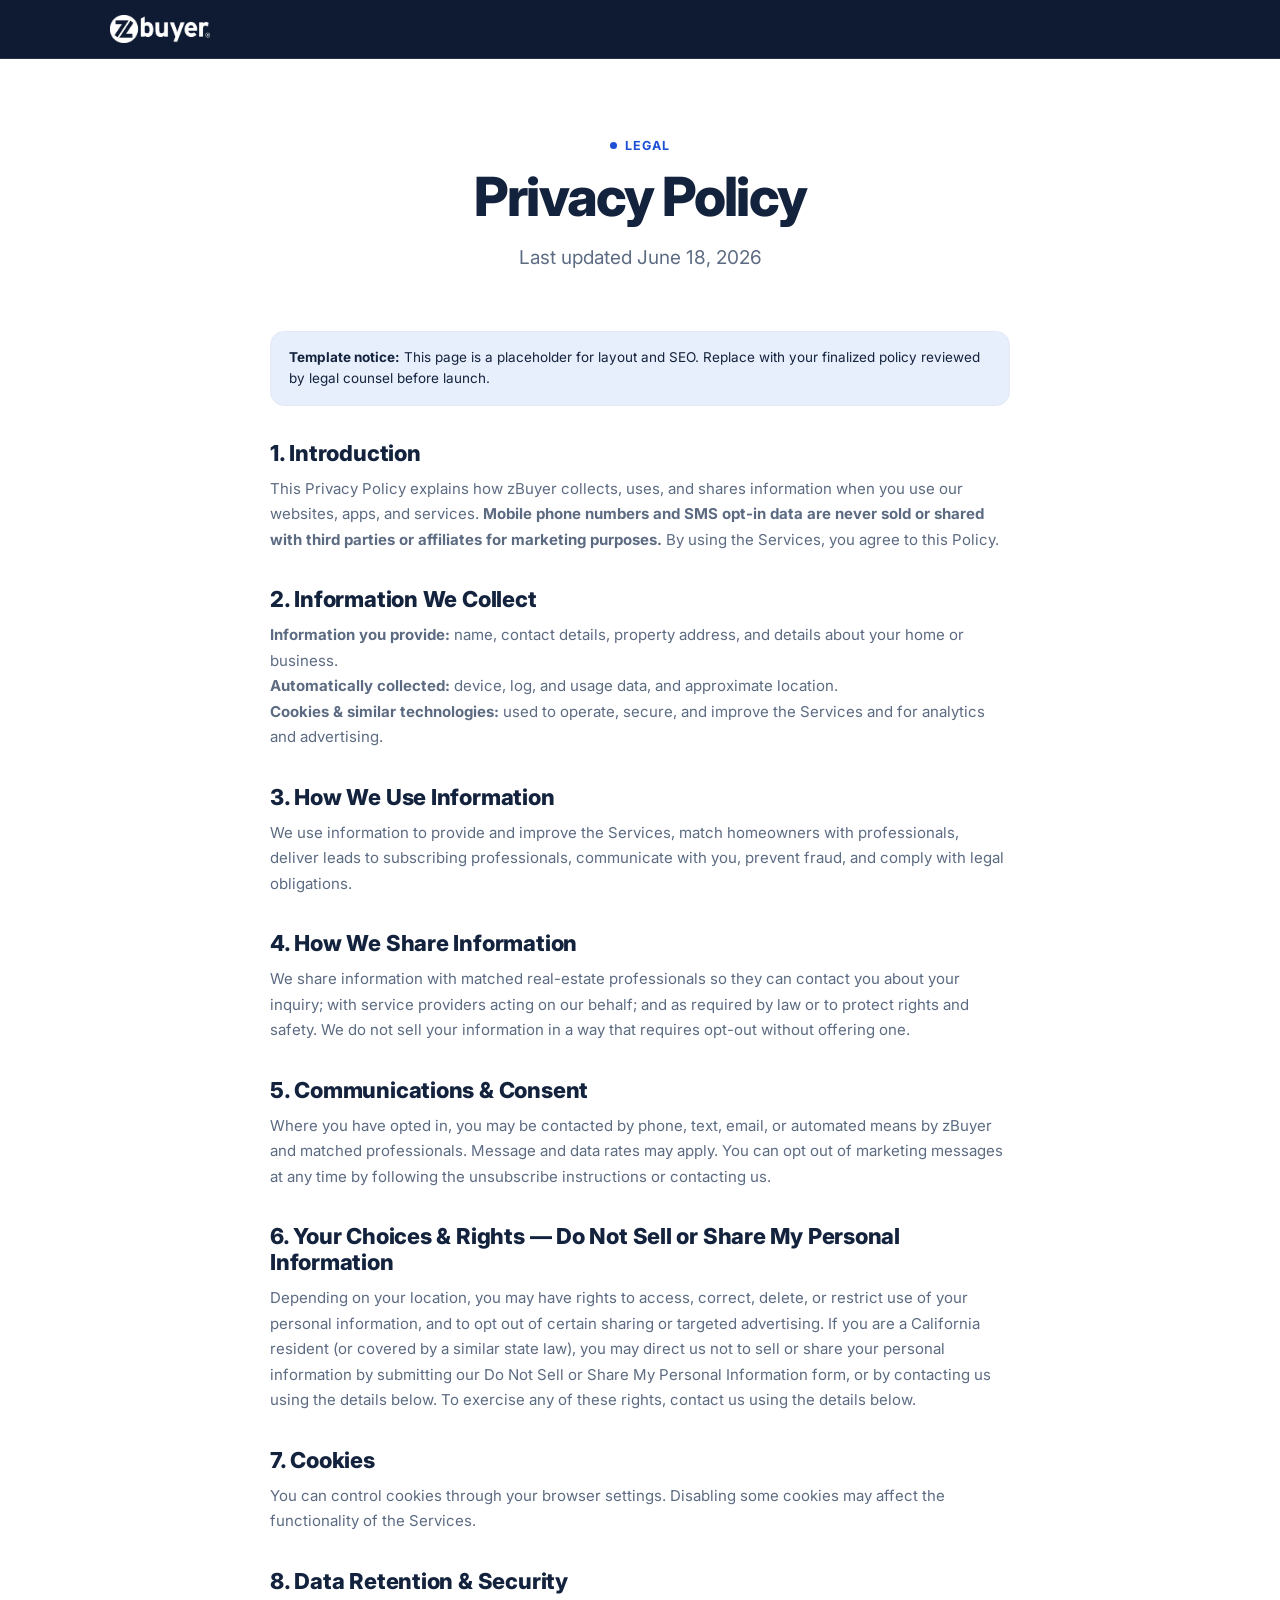
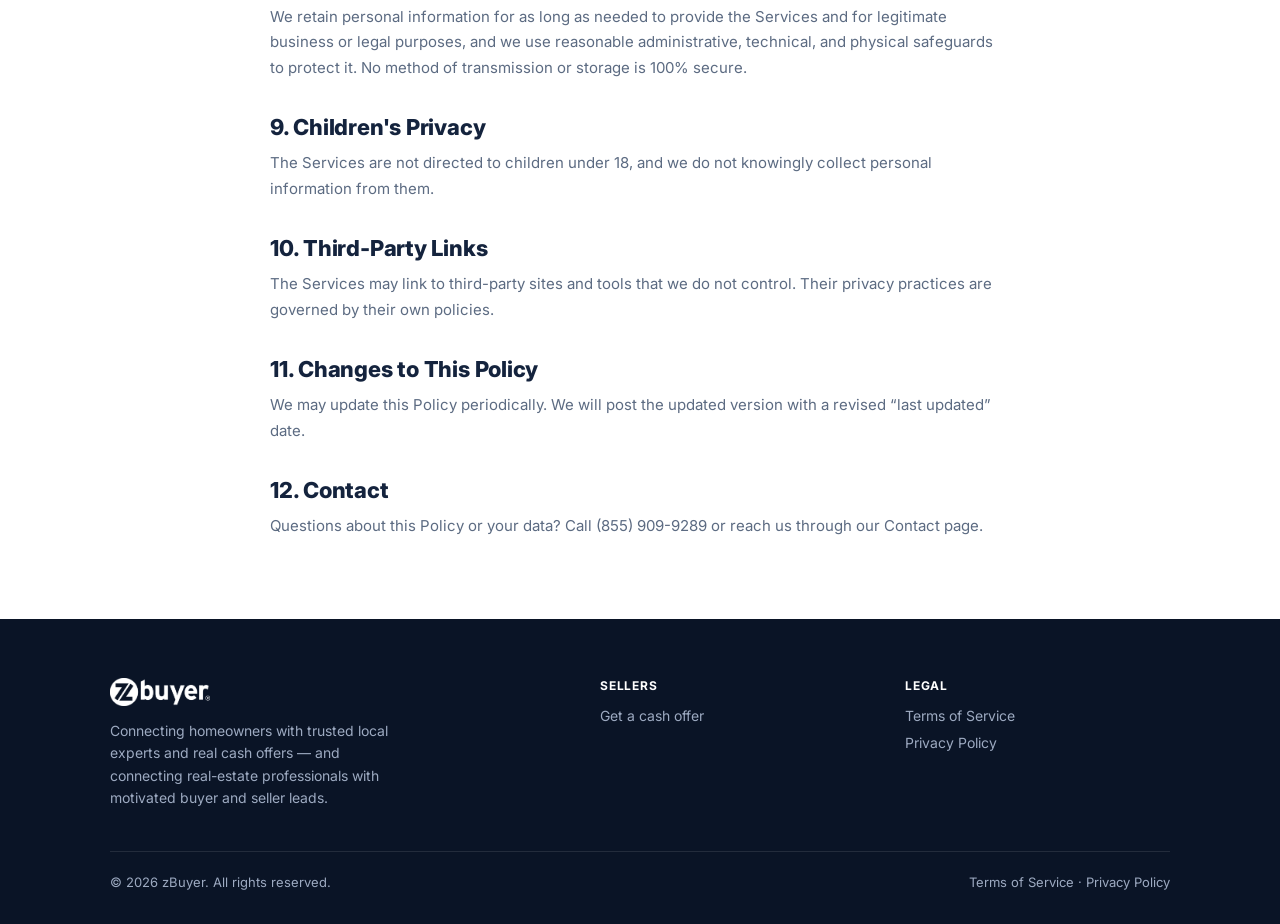
<file: privacy.html>
<!DOCTYPE html><html lang="en"><head><meta charset="UTF-8"><meta name="viewport" content="width=device-width, initial-scale=1.0"><title>Privacy Policy | zBuyer</title>
<link rel="icon" type="image/png" href="assets/favicon-z.png"><link rel="stylesheet" href="assets/pages.css"><style>.legalwrap{max-width:820px;margin:0 auto;padding:0 40px}.legal h2{text-align:left;font-size:22px;margin:34px 0 8px;letter-spacing:-.01em}.legal p{color:var(--muted);font-size:15px;line-height:1.7;margin-top:10px}.legal ul{margin:8px 0 8px 20px}.legal li{color:var(--muted);font-size:15px;line-height:1.7}.note-banner{background:var(--accent-soft);border:1px solid var(--surface-bd);border-radius:14px;padding:15px 18px;color:var(--text);font-size:13.5px;line-height:1.6;margin-top:22px}@media(max-width:768px){.legalwrap{padding:0 22px}}</style><meta name="description" content="zBuyer Privacy Policy — how zBuyer collects, uses, and shares information across our websites, apps, and services."><meta name="robots" content="noindex"><meta name="author" content="zBuyer"><meta name="theme-color" content="#0E1B33"><meta property="og:type" content="website"><meta property="og:site_name" content="zBuyer"><meta property="og:title" content="Privacy Policy | zBuyer"><meta property="og:description" content="zBuyer Privacy Policy — how zBuyer collects, uses, and shares information across our websites, apps, and services."></head><body class="t-blue"><header class="topbar"><div class="bar"><a href="index.html"><img class="brand" src="assets/logo-blue-dark.png" alt="zBuyer"></a></div></header><section class="phero container"><div class="eyebrow"><span class="d"></span>Legal</div><h1>Privacy Policy</h1><p>Last updated June 18, 2026</p></section><section class="section" style="padding-top:6px"><div class="legalwrap legal"><div class="note-banner"><strong>Template notice:</strong> This page is a placeholder for layout and SEO. Replace with your finalized policy reviewed by legal counsel before launch.</div><h2>1. Introduction</h2><p>This Privacy Policy explains how zBuyer collects, uses, and shares information when you use our websites, apps, and services. <b>Mobile phone numbers and SMS opt-in data are never sold or shared with third parties or affiliates for marketing purposes.</b> By using the Services, you agree to this Policy.</p><h2>2. Information We Collect</h2><p><strong>Information you provide:</strong> name, contact details, property address, and details about your home or business.<br><strong>Automatically collected:</strong> device, log, and usage data, and approximate location.<br><strong>Cookies &amp; similar technologies:</strong> used to operate, secure, and improve the Services and for analytics and advertising.</p><h2>3. How We Use Information</h2><p>We use information to provide and improve the Services, match homeowners with professionals, deliver leads to subscribing professionals, communicate with you, prevent fraud, and comply with legal obligations.</p><h2>4. How We Share Information</h2><p>We share information with matched real-estate professionals so they can contact you about your inquiry; with service providers acting on our behalf; and as required by law or to protect rights and safety. We do not sell your information in a way that requires opt-out without offering one.</p><h2>5. Communications &amp; Consent</h2><p>Where you have opted in, you may be contacted by phone, text, email, or automated means by zBuyer and matched professionals. Message and data rates may apply. You can opt out of marketing messages at any time by following the unsubscribe instructions or contacting us.</p><h2 id="do-not-sell">6. Your Choices &amp; Rights — Do Not Sell or Share My Personal Information</h2><p>Depending on your location, you may have rights to access, correct, delete, or restrict use of your personal information, and to opt out of certain sharing or targeted advertising. If you are a California resident (or covered by a similar state law), you may direct us not to sell or share your personal information by submitting our <a href="do-not-sell.html">Do Not Sell or Share My Personal Information</a> form, or by contacting us using the details below. To exercise any of these rights, contact us using the details below.</p><h2>7. Cookies</h2><p>You can control cookies through your browser settings. Disabling some cookies may affect the functionality of the Services.</p><h2>8. Data Retention &amp; Security</h2><p>We retain personal information for as long as needed to provide the Services and for legitimate business or legal purposes, and we use reasonable administrative, technical, and physical safeguards to protect it. No method of transmission or storage is 100% secure.</p><h2>9. Children's Privacy</h2><p>The Services are not directed to children under 18, and we do not knowingly collect personal information from them.</p><h2>10. Third-Party Links</h2><p>The Services may link to third-party sites and tools that we do not control. Their privacy practices are governed by their own policies.</p><h2>11. Changes to This Policy</h2><p>We may update this Policy periodically. We will post the updated version with a revised “last updated” date.</p><h2>12. Contact</h2><p>Questions about this Policy or your data? Call (855) 909-9289 or reach us through our Contact page.</p></div></section><footer><div class="container"><div class="fgrid"><div><a href="index.html"><img class="flogo" src="assets/logo-blue-dark.png" alt="zBuyer"></a><p class="fblurb">Connecting homeowners with trusted local experts and real cash offers — and connecting real-estate professionals with motivated buyer and seller leads.</p></div><div><h5>Sellers</h5><ul><li><a href="index.html">Get a cash offer</a></li></ul></div><div><h5>Legal</h5><ul><li><a href="terms.html">Terms of Service</a></li><li><a href="privacy.html">Privacy Policy</a></li></ul></div></div><div class="fbottom"><span>© 2026 zBuyer. All rights reserved.</span><span><a href="terms.html">Terms of Service</a> · <a href="privacy.html">Privacy Policy</a></span></div></div></footer></body></html>
</file>
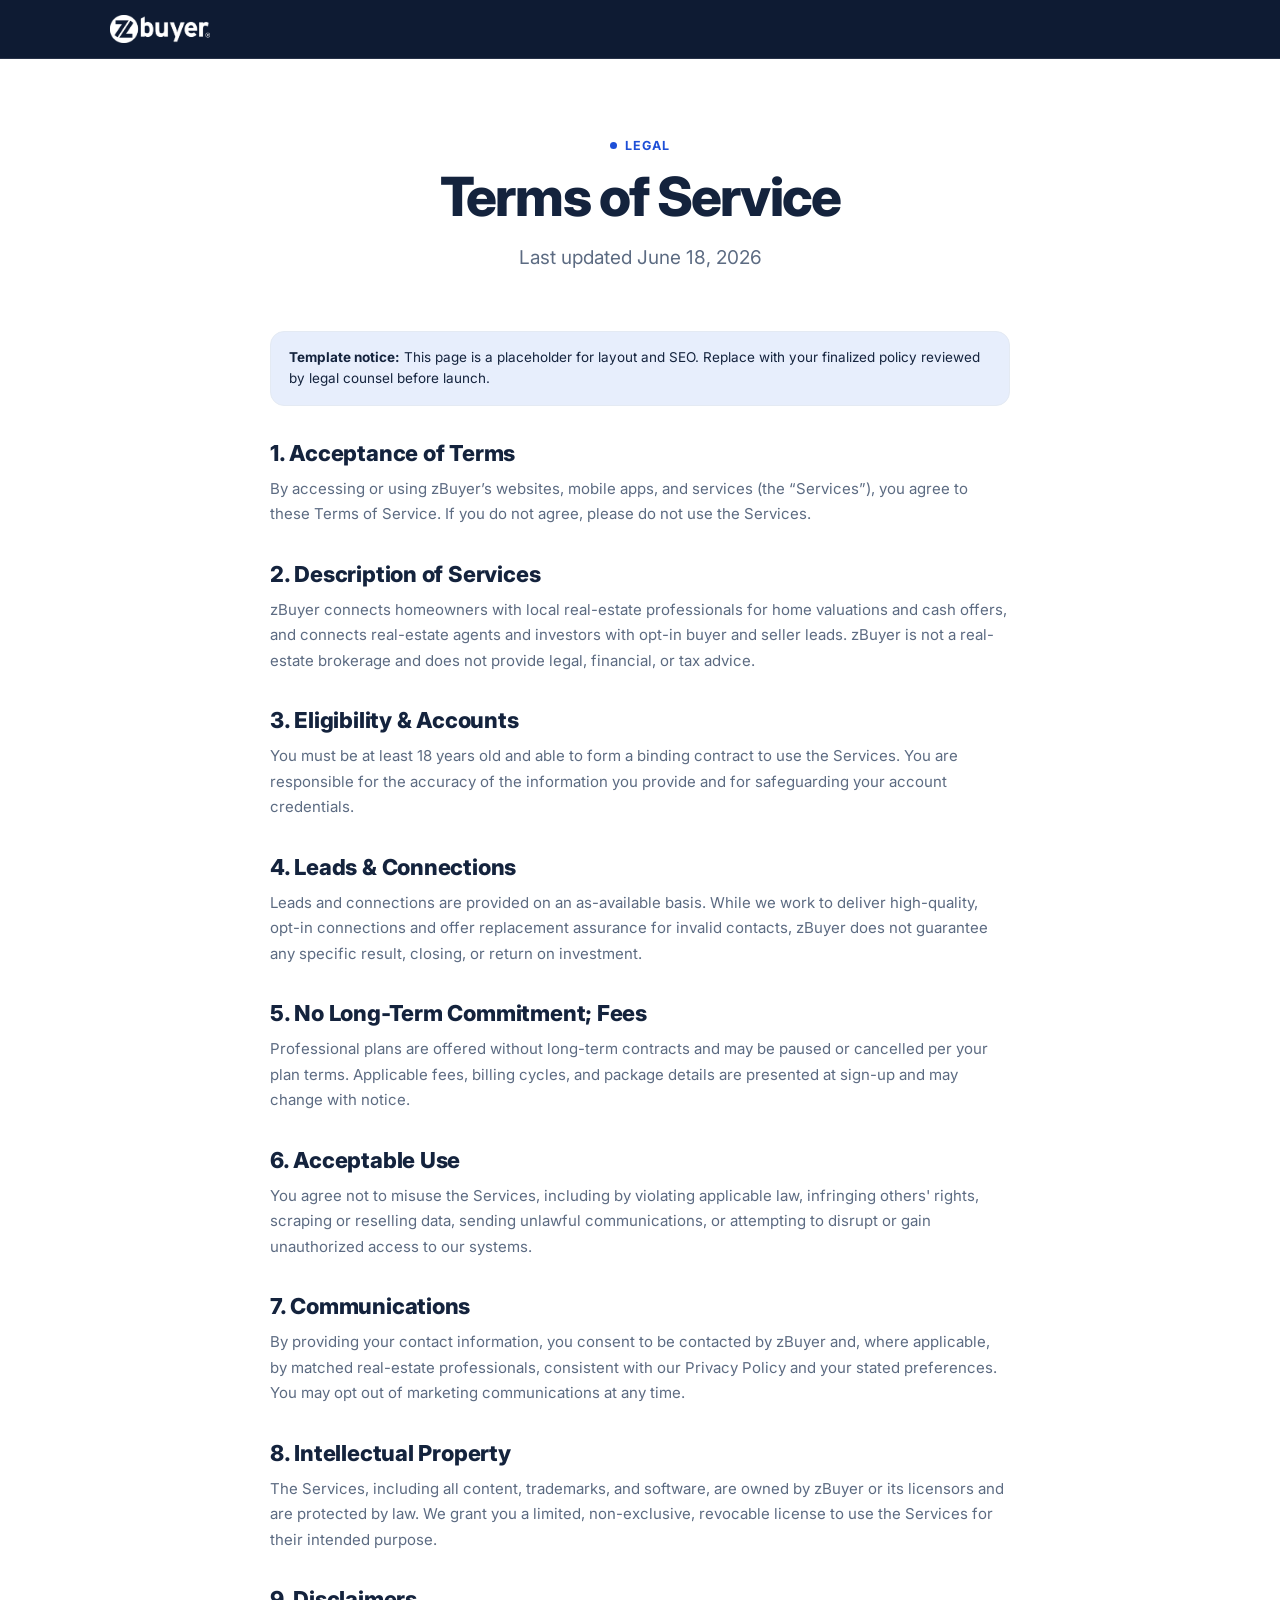
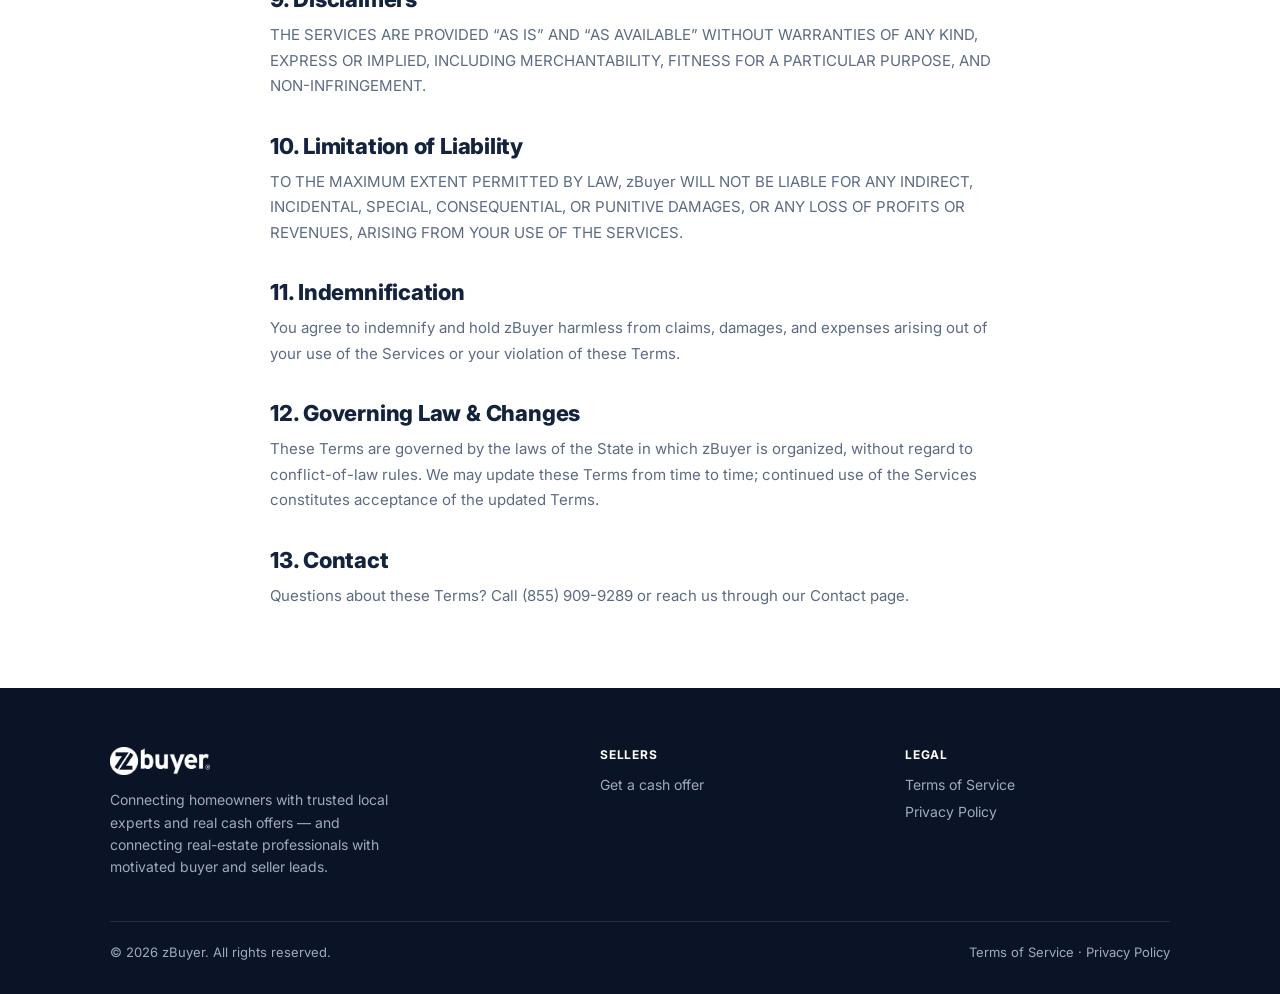
<file: terms.html>
<!DOCTYPE html><html lang="en"><head><meta charset="UTF-8"><meta name="viewport" content="width=device-width, initial-scale=1.0"><title>Terms of Service | zBuyer</title>
<link rel="icon" type="image/png" href="assets/favicon-z.png"><link rel="stylesheet" href="assets/pages.css"><style>.legalwrap{max-width:820px;margin:0 auto;padding:0 40px}.legal h2{text-align:left;font-size:22px;margin:34px 0 8px;letter-spacing:-.01em}.legal p{color:var(--muted);font-size:15px;line-height:1.7;margin-top:10px}.legal ul{margin:8px 0 8px 20px}.legal li{color:var(--muted);font-size:15px;line-height:1.7}.note-banner{background:var(--accent-soft);border:1px solid var(--surface-bd);border-radius:14px;padding:15px 18px;color:var(--text);font-size:13.5px;line-height:1.6;margin-top:22px}@media(max-width:768px){.legalwrap{padding:0 22px}}</style><meta name="description" content="zBuyer Terms of Service — the terms governing use of zBuyer's websites, apps, and real estate lead services."><meta name="robots" content="noindex"><meta name="author" content="zBuyer"><meta name="theme-color" content="#0E1B33"><meta property="og:type" content="website"><meta property="og:site_name" content="zBuyer"><meta property="og:title" content="Terms of Service | zBuyer"><meta property="og:description" content="zBuyer Terms of Service — the terms governing use of zBuyer's websites, apps, and real estate lead services."></head><body class="t-blue"><header class="topbar"><div class="bar"><a href="index.html"><img class="brand" src="assets/logo-blue-dark.png" alt="zBuyer"></a></div></header><section class="phero container"><div class="eyebrow"><span class="d"></span>Legal</div><h1>Terms of Service</h1><p>Last updated June 18, 2026</p></section><section class="section" style="padding-top:6px"><div class="legalwrap legal"><div class="note-banner"><strong>Template notice:</strong> This page is a placeholder for layout and SEO. Replace with your finalized policy reviewed by legal counsel before launch.</div><h2>1. Acceptance of Terms</h2><p>By accessing or using zBuyer’s websites, mobile apps, and services (the “Services”), you agree to these Terms of Service. If you do not agree, please do not use the Services.</p><h2>2. Description of Services</h2><p>zBuyer connects homeowners with local real-estate professionals for home valuations and cash offers, and connects real-estate agents and investors with opt-in buyer and seller leads. zBuyer is not a real-estate brokerage and does not provide legal, financial, or tax advice.</p><h2>3. Eligibility &amp; Accounts</h2><p>You must be at least 18 years old and able to form a binding contract to use the Services. You are responsible for the accuracy of the information you provide and for safeguarding your account credentials.</p><h2>4. Leads &amp; Connections</h2><p>Leads and connections are provided on an as-available basis. While we work to deliver high-quality, opt-in connections and offer replacement assurance for invalid contacts, zBuyer does not guarantee any specific result, closing, or return on investment.</p><h2>5. No Long-Term Commitment; Fees</h2><p>Professional plans are offered without long-term contracts and may be paused or cancelled per your plan terms. Applicable fees, billing cycles, and package details are presented at sign-up and may change with notice.</p><h2>6. Acceptable Use</h2><p>You agree not to misuse the Services, including by violating applicable law, infringing others' rights, scraping or reselling data, sending unlawful communications, or attempting to disrupt or gain unauthorized access to our systems.</p><h2>7. Communications</h2><p>By providing your contact information, you consent to be contacted by zBuyer and, where applicable, by matched real-estate professionals, consistent with our Privacy Policy and your stated preferences. You may opt out of marketing communications at any time.</p><h2>8. Intellectual Property</h2><p>The Services, including all content, trademarks, and software, are owned by zBuyer or its licensors and are protected by law. We grant you a limited, non-exclusive, revocable license to use the Services for their intended purpose.</p><h2>9. Disclaimers</h2><p>THE SERVICES ARE PROVIDED “AS IS” AND “AS AVAILABLE” WITHOUT WARRANTIES OF ANY KIND, EXPRESS OR IMPLIED, INCLUDING MERCHANTABILITY, FITNESS FOR A PARTICULAR PURPOSE, AND NON-INFRINGEMENT.</p><h2>10. Limitation of Liability</h2><p>TO THE MAXIMUM EXTENT PERMITTED BY LAW, zBuyer WILL NOT BE LIABLE FOR ANY INDIRECT, INCIDENTAL, SPECIAL, CONSEQUENTIAL, OR PUNITIVE DAMAGES, OR ANY LOSS OF PROFITS OR REVENUES, ARISING FROM YOUR USE OF THE SERVICES.</p><h2>11. Indemnification</h2><p>You agree to indemnify and hold zBuyer harmless from claims, damages, and expenses arising out of your use of the Services or your violation of these Terms.</p><h2>12. Governing Law &amp; Changes</h2><p>These Terms are governed by the laws of the State in which zBuyer is organized, without regard to conflict-of-law rules. We may update these Terms from time to time; continued use of the Services constitutes acceptance of the updated Terms.</p><h2>13. Contact</h2><p>Questions about these Terms? Call (855) 909-9289 or reach us through our Contact page.</p></div></section><footer><div class="container"><div class="fgrid"><div><a href="index.html"><img class="flogo" src="assets/logo-blue-dark.png" alt="zBuyer"></a><p class="fblurb">Connecting homeowners with trusted local experts and real cash offers — and connecting real-estate professionals with motivated buyer and seller leads.</p></div><div><h5>Sellers</h5><ul><li><a href="index.html">Get a cash offer</a></li></ul></div><div><h5>Legal</h5><ul><li><a href="terms.html">Terms of Service</a></li><li><a href="privacy.html">Privacy Policy</a></li></ul></div></div><div class="fbottom"><span>© 2026 zBuyer. All rights reserved.</span><span><a href="terms.html">Terms of Service</a> · <a href="privacy.html">Privacy Policy</a></span></div></div></footer></body></html>
</file>
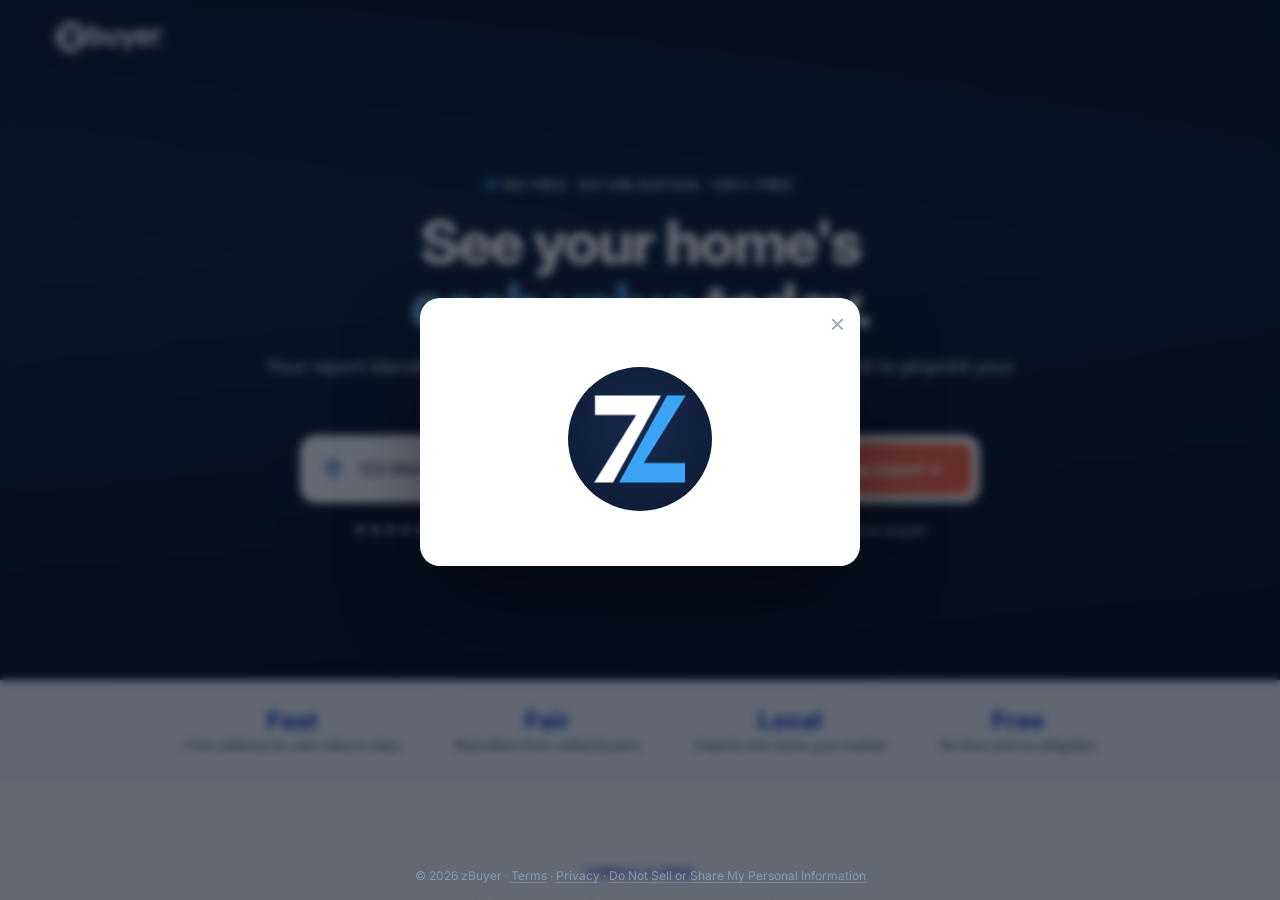
<file: shots/harness.html>
<!doctype html>
<meta charset="utf-8">
<style>html,body{margin:0;height:100%}iframe{border:0;width:100%;height:100%;display:block}</style>
<iframe id="f" src="../index.html?mid=56&affid=testing"></iframe>
<script>
// Drives the page for screenshots: ?step=allset|sms|ac
var f = document.getElementById("f");
var hp = new URLSearchParams(location.search);
if (hp.get("src")) f.src = hp.get("src"); // full override (encodeURIComponent it)
else if (hp.get("terms")) f.src = "../index.html?mid=56&affid=testing&terms=" + hp.get("terms");
f.onload = function () {
  var d = f.contentDocument, w = f.contentWindow;
  var step = new URLSearchParams(location.search).get("step");
  // ?scroll=N|max — scroll the modal overlay (the desktop legal-rail surface)
  // after the step settles; "max" lands on the stretched legal links.
  var sc = hp.get("scroll");
  if (sc) setTimeout(function () {
    var m = d.getElementById("leadModal");
    if (m) m.scrollTop = sc === "max" ? m.scrollHeight : parseInt(sc, 10);
  }, 2600);
  if (step === "pulse") {
    // E2E: intercept every AjaxServer call, drive the whole funnel on the
    // (pre-popped) lander, then assert the pixel handoff on the report page.
    if (!window.__pulseCalls) window.__pulseCalls = [];
    var calls = window.__pulseCalls;
    if (!window.__pulsePhase) {
      window.__pulsePhase = 1;
      var of = w.fetch.bind(w);
      w.fetch = function (u, o) {
        var fn = (String(u).match(/function=(\w+)/) || [])[1];
        var fld = (String(u).match(/[?&]fld=([^&]+)/) || [])[1];
        return of(u, o).then(function (r) {
          if (fn) calls.push(fn + (fld ? "[" + decodeURIComponent(fld) + "]" : "") + "=" + r.status);
          return r;
        });
      };
      setTimeout(function () { // let prepop + init settle
        d.querySelector(".hero .search").dispatchEvent(new w.Event("submit", { bubbles: true, cancelable: true }));
        setTimeout(function () {
          d.getElementById("leadForm").dispatchEvent(new w.Event("submit", { bubbles: true, cancelable: true }));
          // questions step: intent chip, focus chip, slider to stop 3, continue
          d.querySelectorAll("#intentChips .lm-chip")[1].click();
          d.querySelectorAll("#focusChips .lm-chip")[0].click();
          var sl = d.getElementById("repairsSlider");
          sl.value = "3";
          sl.dispatchEvent(new w.Event("input", { bubbles: true }));
          sl.dispatchEvent(new w.Event("change", { bubbles: true }));
          setTimeout(function () {
            d.getElementById("qContinue").click();
            setTimeout(function () {
              var sp = d.getElementById("specialText");
              sp.value = "Solar panels, corner lot";
              sp.dispatchEvent(new w.Event("input", { bubbles: true }));
              d.getElementById("viewReport").click();
              setTimeout(function () { d.getElementById("textReport").click(); }, 400);
              setTimeout(function () { d.getElementById("toSms").click(); }, 800);
            }, 700);
          }, 500);
        }, 1500);
      }, 3000);
    } else {
      setTimeout(function () {
        var pixel = "";
        try { pixel = f.contentWindow.sessionStorage.getItem("pulsePixelHTML") || ""; } catch (e) {}
        var injected = !!f.contentDocument.querySelector("#pixelDiv img");
        var dbg = document.createElement("div");
        dbg.style.cssText = "position:fixed;top:0;left:0;right:0;background:#043;color:#fff;z-index:9999;font:11px monospace;padding:6px;white-space:pre-wrap";
        var ra = f.contentDocument.getElementById("reportAddr");
        var nt = f.contentDocument.getElementById("smsNotice");
        var ph = "";
        try { ph = JSON.parse(f.contentWindow.sessionStorage.getItem("pulseFields") || "{}").phone || "none"; } catch (e) { ph = "err"; }
        dbg.textContent = "ADDR=" + (ra ? ra.textContent : "?") + " | NOTICE hidden=" + (nt ? nt.hidden : "?") + " snapPhone=" + ph + " | PIXEL stored=" + (pixel.length > 0) + " injected=" + injected + " | CALLS: " + calls.join(" ");
        document.body.appendChild(dbg);
      }, 1500);
    }
    return;
  }
  if (step === "clearx" || step === "clearx2") {
    // Regression for the "jumping box": prepop lander with ?zsv=1, click the
    // picked chip to edit, backspace some chars — the sv photo must actually
    // hide (not just lose flex-wrap) and the X-clear must appear. clearx2
    // additionally taps the X and asserts the input is emptied + refocused.
    setTimeout(function () {
      var pk = d.querySelector(".search .picked");
      if (pk && !pk.hidden) pk.click();
      var inp = d.getElementById("addr");
      inp.value = inp.value.slice(0, -9); // "backspace" a chunk
      inp.dispatchEvent(new w.Event("input", { bubbles: true }));
      setTimeout(function () {
        if (step === "clearx2") d.getElementById("addrClear").click();
        setTimeout(function () {
          var img = d.querySelector(".sv-img");
          var xb = d.getElementById("addrClear");
          var sb = d.querySelector(".search");
          var dbg = document.createElement("div");
          dbg.style.cssText = "position:fixed;top:0;left:0;background:#060;color:#fff;z-index:9999;font:12px monospace;padding:4px 8px";
          dbg.textContent = "svGone=" + (!img || w.getComputedStyle(img).display === "none") +
            " xVisible=" + (xb && !xb.hidden) +
            " boxW=" + Math.round(sb.getBoundingClientRect().width) +
            " val=[" + inp.value + "]" +
            " focused=" + (d.activeElement === inp);
          document.body.appendChild(dbg);
        }, 300);
      }, 300);
    }, 4000);
    return;
  }
  if (step === "acfocus") {
    // Focus the address input (mobile): the page should scroll the search
    // box to the top, leaving the space below for suggestions.
    var ul2 = d.getElementById("addr-suggestions");
    for (var j = 1; j <= 5; j++) {
      var li2 = d.createElement("li");
      li2.innerHTML = '<span class="ac-street">' + j + '23 Main St</span><span class="ac-sec">Springfield, MO 65807</span>';
      ul2.appendChild(li2);
    }
    ul2.hidden = false;
    var addrEl = d.getElementById("addr");
    addrEl.focus();
    // Headless doesn't dispatch focus events to a background iframe even
    // though focus lands — fire it explicitly to exercise the handler.
    addrEl.dispatchEvent(new w.Event("focus"));
    setTimeout(function () {
      var dbg = document.createElement("div");
      dbg.style.cssText = "position:fixed;top:0;right:0;background:#c00;color:#fff;z-index:9999;font:13px monospace;padding:4px 8px";
      dbg.textContent = "scrollY=" + f.contentWindow.pageYOffset +
        " active=" + (f.contentDocument.activeElement && f.contentDocument.activeElement.id);
      document.body.appendChild(dbg);
    }, 800);
    return;
  }
  if (step === "acpick") {
    // Full real flow: focus (scrolls box to top), type, wait for real
    // Smarty suggestions, pick one (should scroll the CTA to the bottom).
    var t0 = w.performance.now(), calls = [];
    var origScrollTo = w.scrollTo.bind(w);
    w.scrollTo = function (x, y) { calls.push(Math.round(w.performance.now() - t0) + "ms->" + y); origScrollTo(x, y); };
    var inp = d.getElementById("addr");
    inp.focus();
    inp.dispatchEvent(new w.Event("focus"));
    inp.value = "1600 Pennsylvania Ave";
    inp.dispatchEvent(new w.Event("input", { bubbles: true }));
    var tries = 0;
    var poll = setInterval(function () {
      var li = d.querySelector("#addr-suggestions li");
      if (li) {
        clearInterval(poll);
        li.dispatchEvent(new w.MouseEvent("mousedown", { bubbles: true, cancelable: true }));
        var samples = [];
        [300, 700, 1200].forEach(function (ms) {
          setTimeout(function () { samples.push(ms + ":" + f.contentWindow.pageYOffset); }, ms);
        });
        setTimeout(function () {
          // Probe: does a direct scrollTop write stick where scrollTo(0,0) didn't?
          f.contentDocument.documentElement.scrollTop = 0;
          samples.push("probeSet");
        }, 1500);
        setTimeout(function () {
          var cs = f.contentWindow.getComputedStyle(f.contentDocument.body);
          samples.push("1800:" + f.contentWindow.pageYOffset + " bodyOv=" + cs.overflow +
            " sb=" + f.contentWindow.getComputedStyle(f.contentDocument.documentElement).scrollBehavior);
        }, 1800);
        setTimeout(function () {
          var dbg = document.createElement("div");
          dbg.style.cssText = "position:fixed;top:0;right:0;background:#c00;color:#fff;z-index:9999;font:12px monospace;padding:4px 8px;max-width:480px";
          dbg.textContent = "y[" + samples.join(" ") + "] calls[" + calls.join("|") + "]";
          document.body.appendChild(dbg);
        }, 2600);
      } else if (++tries > 40) { clearInterval(poll); }
    }, 100);
    return;
  }
  if (step === "ac") {
    // Fake-populate the autocomplete list to check clipping at the hero edge.
    var ul = d.getElementById("addr-suggestions");
    for (var i = 1; i <= 8; i++) {
      var li = d.createElement("li");
      li.innerHTML = '<span class="ac-street">' + i + '23 Main St</span><span class="ac-sec">Springfield, MO 65807</span>';
      ul.appendChild(li);
    }
    ul.hidden = false;
    return;
  }
  if (step === "dr") {
    // DR assertions: backdrop click must not close; X hidden past contact;
    // no back buttons anywhere.
    d.getElementById("addr").value = d.getElementById("addr").value || "123 Main St, Springfield, MO 65807";
    d.querySelector(".hero .search").dispatchEvent(new w.Event("submit", { bubbles: true, cancelable: true }));
    d.querySelector(".lm-backdrop").click();
    var openAfterBackdrop = !d.getElementById("leadModal").hidden;
    var xOnContact = !d.querySelector(".lm-x").hidden;
    d.getElementById("leadForm").dispatchEvent(new w.Event("submit", { bubbles: true, cancelable: true }));
    setTimeout(function () {
      var dbg = document.createElement("div");
      dbg.style.cssText = "position:fixed;top:0;left:0;background:#060;color:#fff;z-index:9999;font:12px monospace;padding:4px 8px";
      dbg.textContent = "openAfterBackdropClick=" + openAfterBackdrop +
        " xVisibleOnContact=" + xOnContact +
        " xHiddenNow=" + d.querySelector(".lm-x").hidden +
        " backBtns=" + d.querySelectorAll("[data-back]").length;
      document.body.appendChild(dbg);
    }, 400);
    return;
  }
  d.getElementById("addr").value = "123 Main St, Springfield, MO 65807";
  d.querySelector(".hero .search").dispatchEvent(new w.Event("submit", { bubbles: true, cancelable: true }));
  if (step === "contact") {
    // ?check=1 taps the inline-consent box (?terms=inline variant) —
    // exercises tap-anywhere toggling + the checked darkening.
    if (hp.get("check")) d.querySelector(".lm-disclosure").click();
    return;
  }
  if (step === "err") { d.getElementById("leadForm").dispatchEvent(new w.Event("submit", { bubbles: true, cancelable: true })); return; }
  // ?check=1 also unblocks later steps under the inline-consent variants
  if (hp.get("check")) d.querySelector(".lm-disclosure").click();
  d.getElementById("leadForm").dispatchEvent(new w.Event("submit", { bubbles: true, cancelable: true }));
  if (step === "questions") {
    var sv = new URLSearchParams(location.search).get("slide");
    if (sv === "drag") {
      // Synthetic pointer drag across the wedge (tests the iOS-drag fix).
      // MUST wait out the Z-beat: while the questions screen is hidden the
      // wedge rect is all zeros and the math collapses to stop 2.
      setTimeout(function () {
        var wb = d.querySelector(".lm-wedge");
        var r = wb.getBoundingClientRect();
        var y = r.top + r.height / 2;
        wb.dispatchEvent(new w.PointerEvent("pointerdown", { clientX: r.left + r.width * 0.15, clientY: y, bubbles: true, pointerId: 1 }));
        wb.dispatchEvent(new w.PointerEvent("pointermove", { clientX: r.left + r.width * 0.55, clientY: y, bubbles: true, pointerId: 1 }));
        wb.dispatchEvent(new w.PointerEvent("pointermove", { clientX: r.left + r.width * 0.97, clientY: y, bubbles: true, pointerId: 1 }));
        wb.dispatchEvent(new w.PointerEvent("pointerup", { clientX: r.left + r.width * 0.97, clientY: y, bubbles: true, pointerId: 1 }));
      }, 2000);
    } else if (sv) {
      var sl = d.getElementById("repairsSlider");
      sl.value = String(parseInt(sv, 10) * 4); // slide= takes a LEVEL (0-5)
      sl.dispatchEvent(new w.Event("input", { bubbles: true }));
    }
    return;
  }
  if (step === "qerr") { d.getElementById("qContinue").click(); return; } // continue with no intent picked
  d.querySelectorAll("#intentChips .lm-chip")[1].click(); // pick "Soon" so validation passes
  d.getElementById("qContinue").click();
  if (step === "spdrag") {
    // Desktop mouse-drag on the SomethingSpecial carousel: drag must scroll,
    // the click released at drag-end must NOT add a chip, and a plain click
    // afterwards must still add one.
    setTimeout(function () { // wait out the Z-beat into the special screen
      var sc = d.getElementById("specialChips");
      var r = sc.getBoundingClientRect();
      var y = r.top + 18;
      sc.dispatchEvent(new w.MouseEvent("mousedown", { clientX: r.left + 320, clientY: y, bubbles: true }));
      sc.dispatchEvent(new w.MouseEvent("mousemove", { clientX: r.left + 60, clientY: y, bubbles: true }));
      sc.dispatchEvent(new w.MouseEvent("mouseup", { clientX: r.left + 60, clientY: y, bubbles: true }));
      var scrolled = sc.scrollLeft;
      var chip = sc.querySelector(".sp-chip");
      chip.dispatchEvent(new w.MouseEvent("click", { bubbles: true, cancelable: true })); // drag-end click: swallowed
      var afterDragClick = d.getElementById("specialText").value;
      chip.dispatchEvent(new w.MouseEvent("click", { bubbles: true, cancelable: true })); // plain click: adds
      setTimeout(function () {
        var dbg = document.createElement("div");
        dbg.style.cssText = "position:fixed;top:0;left:0;background:#060;color:#fff;z-index:9999;font:12px monospace;padding:4px 8px";
        dbg.textContent = "scrolled=" + scrolled +
          " dragClickAdded=[" + afterDragClick + "]" +
          " plainClickAdded=[" + d.getElementById("specialText").value + "]";
        document.body.appendChild(dbg);
      }, 300);
    }, 2600);
    return;
  }
  if (step === "textreport" || step === "allset" || step === "dnc") {
    // seed a phone so the Access-anytime prefill + validation pass, then
    // ride the zbeats: special -> textreport (-> allset (-> dnc finale))
    d.getElementById("leadPhone").value = "(417) 880-9688";
    setTimeout(function () { d.getElementById("viewReport").click(); }, 2200);
    if (step !== "textreport") setTimeout(function () { d.getElementById("textReport").click(); }, 4400);
    if (step === "dnc") setTimeout(function () { d.getElementById("noContact").click(); }, 6600);
    return;
  }
  if (step === "sms") d.getElementById("toSms").click();
  if (step === "finale") {
    d.getElementById("toSms").click();
    setTimeout(function () { d.getElementById("viewReport").click(); }, 1800);
  }
};
</script>
</file>
<file: assets/pages.css>
/* ============================================================
   zBuyer secondary pages — shared themeable stylesheet
   Theme via <body class="t-blue | t-clay | t-cyan">
   ============================================================ */
@import url('https://fonts.googleapis.com/css2?family=Inter:wght@400;500;600;700;800;900&display=swap');

*{margin:0;padding:0;box-sizing:border-box}
html{scroll-behavior:smooth}
body{font-family:'Inter',system-ui,-apple-system,'Segoe UI',sans-serif;-webkit-font-smoothing:antialiased;background:var(--bg);color:var(--text)}
a{text-decoration:none;color:inherit}
img{display:block}
.container{max-width:1140px;margin:0 auto;padding:0 40px}

/* ---------- THEME TOKENS ---------- */
.t-blue{
  --bg:#fff;--text:#14233D;--muted:#5C6B82;--line:#E4EAF3;
  --surface:#fff;--surface-bd:#E4EAF3;--shadow:0 18px 40px -30px rgba(20,35,61,.35);
  --accent:#1D4FD7;--accent-soft:#E7EEFC;--accent-ink:#1D4FD7;
  --cta-bg:#FF6B4A;--cta-text:#fff;
  --navbg:#0E1B33;--navtext:#D7E0EE;--navline:rgba(255,255,255,.10);--navcta-bg:#FF6B4A;--navcta-text:#fff;
  --band-bg:linear-gradient(135deg,#16315c,#0a1426);--band-text:#fff;--band-sub:#AEBCD2;--band-cta-bg:#FF6B4A;--band-cta-text:#fff;
  --footbg:#0A1426;--foottext:#9DAAC1;--foothead:#fff;
}
.t-clay{
  --bg:#fff;--text:#1A1A1F;--muted:#6B6B73;--line:#ECECEF;
  --surface:#fff;--surface-bd:#ECECEF;--shadow:0 18px 40px -30px rgba(0,0,0,.25);
  --accent:#C2613E;--accent-soft:#F6E5DA;--accent-ink:#9E4A2C;
  --cta-bg:#C2613E;--cta-text:#fff;
  --navbg:rgba(255,255,255,.78);--navtext:#1A1A1F;--navline:rgba(0,0,0,.06);--navcta-bg:#1A1A1F;--navcta-text:#fff;
  --band-bg:#1A1A1F;--band-text:#fff;--band-sub:#B8B8C0;--band-cta-bg:#C2613E;--band-cta-text:#fff;
  --footbg:#fff;--foottext:#6B6B73;--foothead:#1A1A1F;--footline:#ECECEF;
}
.t-cyan{
  --bg:#070C12;--text:#E8F1F5;--muted:#94A7B3;--line:rgba(255,255,255,.12);
  --surface:rgba(255,255,255,.05);--surface-bd:rgba(255,255,255,.12);--shadow:0 24px 50px -30px rgba(0,0,0,.6);
  --accent:#22D3EE;--accent-soft:rgba(34,211,238,.16);--accent-ink:#7DD3FC;
  --cta-bg:#22D3EE;--cta-text:#042530;
  --navbg:rgba(7,12,18,.7);--navtext:#94A7B3;--navline:rgba(255,255,255,.10);--navcta-bg:#22D3EE;--navcta-text:#042530;
  --band-bg:linear-gradient(135deg,rgba(34,211,238,.18),rgba(56,189,248,.07));--band-text:#fff;--band-sub:#94A7B3;--band-cta-bg:#22D3EE;--band-cta-text:#042530;
  --footbg:transparent;--foottext:#94A7B3;--foothead:#fff;--footline:rgba(255,255,255,.12);
}
.t-cyan body,.t-cyan{background:
   radial-gradient(600px 600px at 12% -8%, rgba(14,116,144,.5), transparent 60%),
   radial-gradient(620px 620px at 92% 30%, rgba(29,78,216,.42), transparent 60%),
   radial-gradient(560px 560px at 40% 108%, rgba(3,105,161,.4), transparent 60%),
   #070C12;background-attachment:fixed}

/* ---------- NAV ---------- */
.topbar{position:sticky;top:0;z-index:40;background:var(--navbg);border-bottom:1px solid var(--navline);backdrop-filter:blur(16px)}
.bar{max-width:1140px;margin:0 auto;padding:15px 40px;display:flex;align-items:center;justify-content:space-between;position:relative}
.brand{height:28px;width:auto}
.brand-wm,.flogo-wm{font-size:20px;font-weight:800;letter-spacing:-.02em;color:#fff;display:inline-block}
.brand-wm .tld,.flogo-wm .tld{color:#3BA4F4}
.navlinks{display:flex;align-items:center;gap:28px;font-size:15px;font-weight:500;color:var(--navtext);position:absolute;left:50%;top:50%;transform:translate(-50%,-50%)}
.navlinks a.active{color:var(--accent-ink);font-weight:700}
.nav-actions{display:flex;align-items:center;gap:16px;font-size:14px}
.nav-actions .sellers{color:var(--navtext);font-weight:600}
.nav-actions .signin{color:var(--navtext);font-weight:600}
.t-clay .nav-actions .signin,.t-clay .navlinks{color:#1A1A1F}
.navcta{background:var(--navcta-bg);color:var(--navcta-text);padding:10px 18px;border-radius:10px;font-weight:800;font-size:14px}
.t-clay .navcta{border-radius:999px}
.hamb{display:none;width:42px;height:42px;border-radius:11px;border:1px solid var(--navline);align-items:center;justify-content:center;font-size:20px;color:var(--navtext)}

/* ---------- PAGE HERO ---------- */
.phero{padding:74px 0 30px;text-align:center}
.eyebrow{display:inline-flex;align-items:center;gap:8px;color:var(--accent-ink);font-weight:700;font-size:12.5px;letter-spacing:.09em;text-transform:uppercase;margin-bottom:16px}
.eyebrow .d{width:7px;height:7px;border-radius:50%;background:var(--accent)}
.phero h1{font-size:54px;line-height:1.04;font-weight:800;letter-spacing:-.035em;max-width:780px;margin:0 auto}
.phero p{color:var(--muted);font-size:19px;line-height:1.55;max-width:620px;margin:18px auto 0}
.hero-cta{display:flex;gap:14px;justify-content:center;margin-top:30px;flex-wrap:wrap}

/* ---------- BUTTONS ---------- */
.btn{display:inline-block;background:var(--cta-bg);color:var(--cta-text);padding:15px 28px;border-radius:12px;font-weight:800;font-size:16px}
.t-clay .btn{border-radius:999px}
.btn-ghost{display:inline-block;padding:15px 26px;border-radius:12px;font-weight:700;font-size:16px;border:1.5px solid var(--surface-bd);color:var(--text)}
.t-clay .btn-ghost{border-radius:999px}

/* ---------- SECTIONS ---------- */
.section{padding:70px 0}
.section-head{text-align:center;max-width:640px;margin:0 auto 14px}
.kicker{color:var(--accent-ink);font-weight:700;font-size:13px;letter-spacing:.08em;text-transform:uppercase;text-align:center}
h2{text-align:center;font-size:38px;font-weight:800;letter-spacing:-.025em;margin-top:10px}
.lede{text-align:center;color:var(--muted);font-size:17px;max-width:620px;margin:14px auto 0;line-height:1.55}

/* cards grid */
.grid{display:grid;grid-template-columns:repeat(3,1fr);gap:22px;margin-top:46px}
.card{background:var(--surface);border:1px solid var(--surface-bd);border-radius:18px;padding:28px;box-shadow:var(--shadow);backdrop-filter:blur(16px)}
.card .ic{width:46px;height:46px;border-radius:13px;background:var(--accent-soft);display:grid;place-items:center;margin-bottom:16px}
.card h3{font-size:18.5px;font-weight:700}
.card p{color:var(--muted);font-size:14.5px;line-height:1.55;margin-top:8px}

/* stats */
.stats{display:flex;justify-content:center;gap:60px;flex-wrap:wrap;padding:14px 0 0}
.stat{text-align:center}
.stat .n{font-size:30px;font-weight:800;color:var(--accent-ink);letter-spacing:-.02em}
.stat .l{color:var(--muted);font-size:13px;margin-top:2px}

/* reviews */
.review{background:var(--surface);border:1px solid var(--surface-bd);border-radius:18px;padding:26px;box-shadow:var(--shadow);backdrop-filter:blur(16px)}
.stars{color:#E0A21A;font-size:15px;letter-spacing:2px}
.review p{font-size:15.5px;line-height:1.55;margin:12px 0 16px}
.who{display:flex;align-items:center;gap:12px}
.who .av{width:42px;height:42px;border-radius:50%;background:var(--accent);color:var(--cta-text);display:grid;place-items:center;font-weight:800}
.who b{font-size:14.5px}
.who span{display:block;color:var(--muted);font-size:13px}

/* faq */
.faq{max-width:860px;margin:40px auto 0;display:grid;grid-template-columns:1fr 1fr;gap:18px 48px}
.faq .q{font-size:16.5px;font-weight:700;display:flex;gap:10px;align-items:flex-start}
.faq .q::before{content:"›";color:var(--accent-ink);font-weight:800}
.faq .a{color:var(--muted);font-size:14.5px;line-height:1.55;margin-top:7px;padding-left:18px}

/* contact cards */
.contact{display:grid;grid-template-columns:repeat(4,1fr);gap:18px;margin-top:46px}
.ccard{background:var(--surface);border:1px solid var(--surface-bd);border-radius:18px;padding:26px;text-align:center;box-shadow:var(--shadow);backdrop-filter:blur(16px)}
.ccard .ic{width:46px;height:46px;border-radius:13px;background:var(--accent-soft);display:grid;place-items:center;margin:0 auto 14px}
.ccard b{font-size:16px;display:block}
.ccard span{color:var(--muted);font-size:14px;display:block;margin-top:5px;line-height:1.5}

/* cta band */
.ctaband{max-width:1140px;margin:30px auto 80px;padding:0 40px}
.ctaband .inner{background:var(--band-bg);color:var(--band-text);border:1px solid var(--surface-bd);border-radius:26px;padding:54px;text-align:center;backdrop-filter:blur(16px)}
.ctaband h2{color:var(--band-text)}
.ctaband p{color:var(--band-sub);font-size:17px;margin:12px auto 0;max-width:520px}
.ctaband .row{display:flex;gap:14px;justify-content:center;margin-top:26px;flex-wrap:wrap}
.ctaband .btn{background:var(--band-cta-bg);color:var(--band-cta-text)}
.ctaband .btn-ghost{border-color:rgba(255,255,255,.4);color:#fff}

/* footer */
footer{background:var(--footbg);color:var(--foottext);border-top:1px solid var(--footline,transparent);padding:58px 0 34px;margin-top:10px}
.fgrid{display:grid;grid-template-columns:1.7fr 1fr 1fr;gap:40px}
.flogo{height:28px;width:auto}
.fblurb{margin-top:14px;font-size:14px;line-height:1.6;max-width:300px;color:var(--foottext)}
footer h5{color:var(--foothead);font-size:12px;font-weight:700;letter-spacing:.06em;text-transform:uppercase;margin-bottom:14px}
footer ul{list-style:none;display:flex;flex-direction:column;gap:10px;font-size:14px}
.fbottom{border-top:1px solid var(--footline,rgba(255,255,255,.1));margin-top:42px;padding-top:22px;display:flex;justify-content:space-between;font-size:13px;flex-wrap:wrap;gap:10px}

/* ---------- MOBILE ---------- */
@media (max-width:768px){
  .container,.bar,.ctaband{padding-left:22px;padding-right:22px}
  .navlinks,.nav-actions .sellers,.nav-actions .signin{display:none}
  .hamb{display:flex}
  .phero{padding:48px 0 20px}
  .phero h1{font-size:36px}
  .phero p{font-size:16.5px}
  .hero-cta{flex-direction:column}
  .section{padding:48px 0}
  h2{font-size:29px}
  .grid,.contact,.faq{grid-template-columns:1fr;gap:16px;margin-top:30px}
  .stats{gap:24px 40px}
  .ctaband .inner{padding:38px 24px}
  .ctaband .row{flex-direction:column}
  .fgrid{grid-template-columns:1fr 1fr;gap:28px}
  .fbottom{flex-direction:column;gap:8px}
}
</file>
